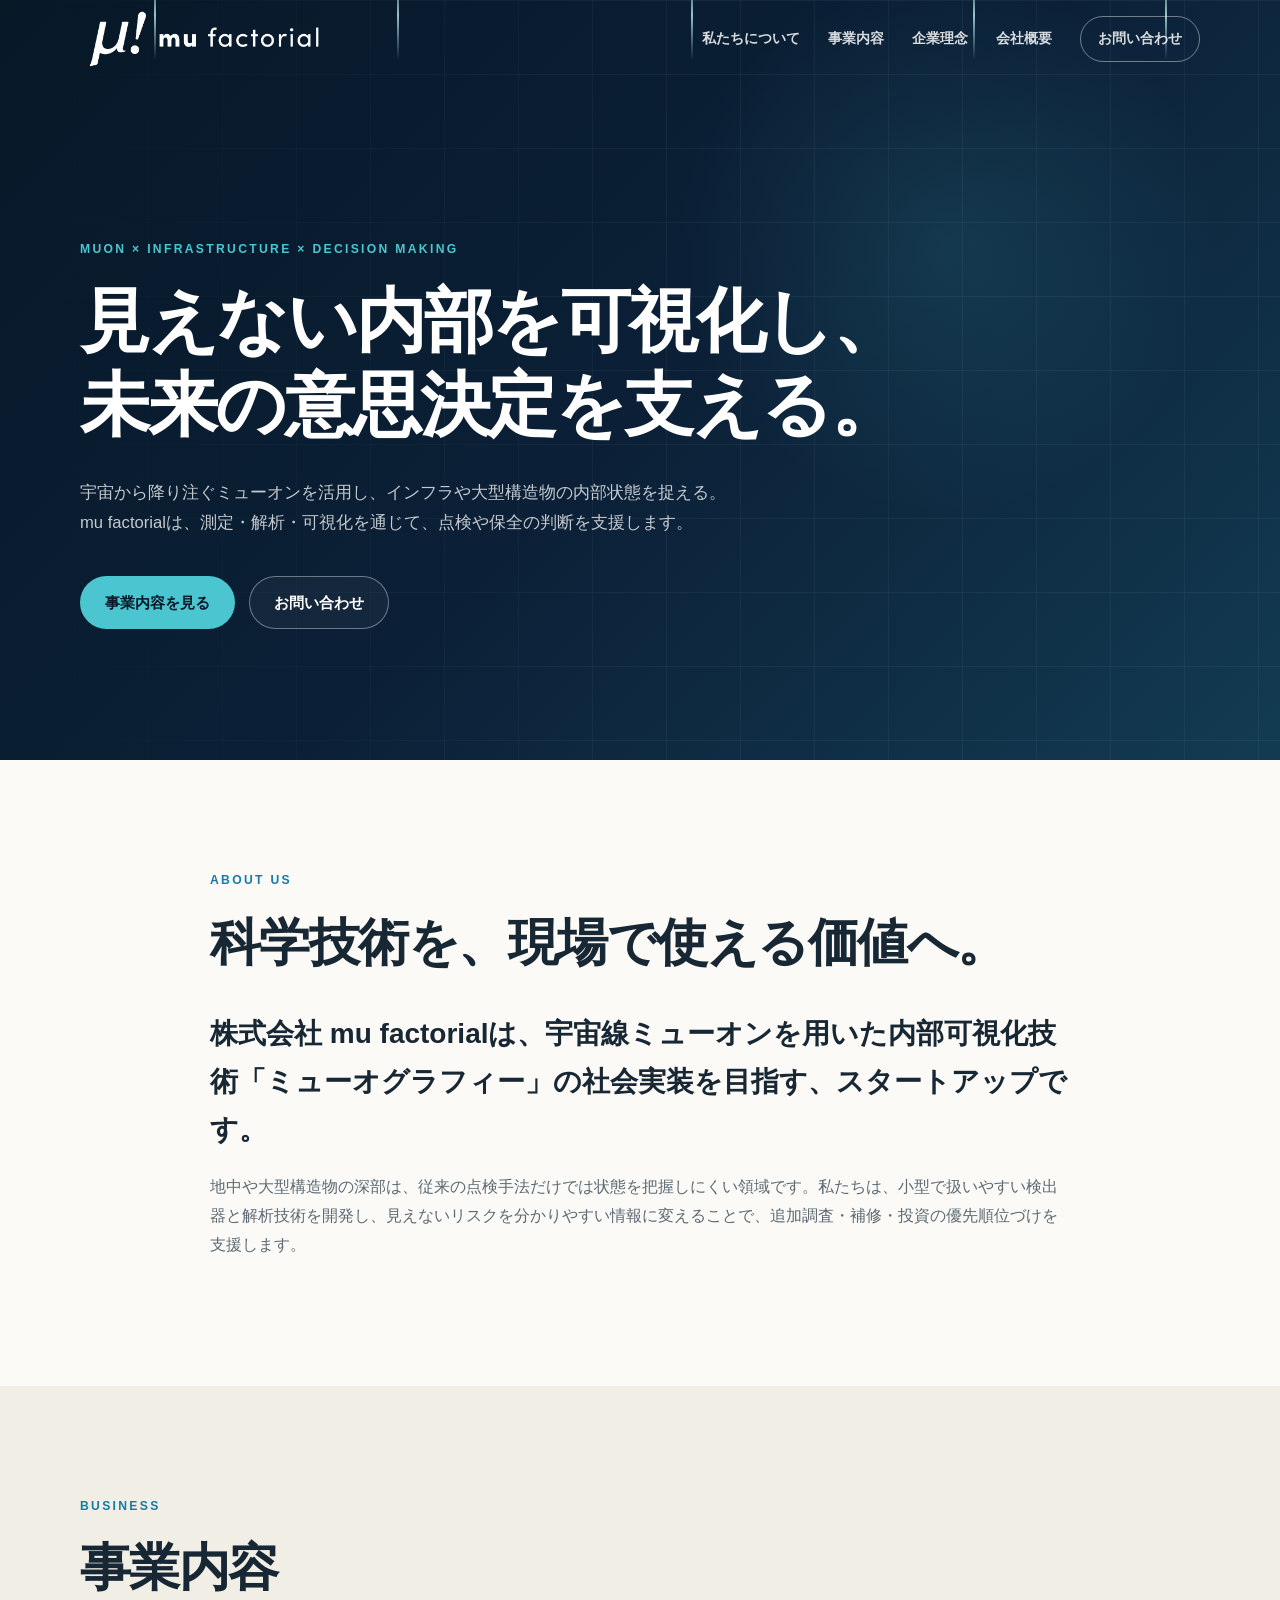
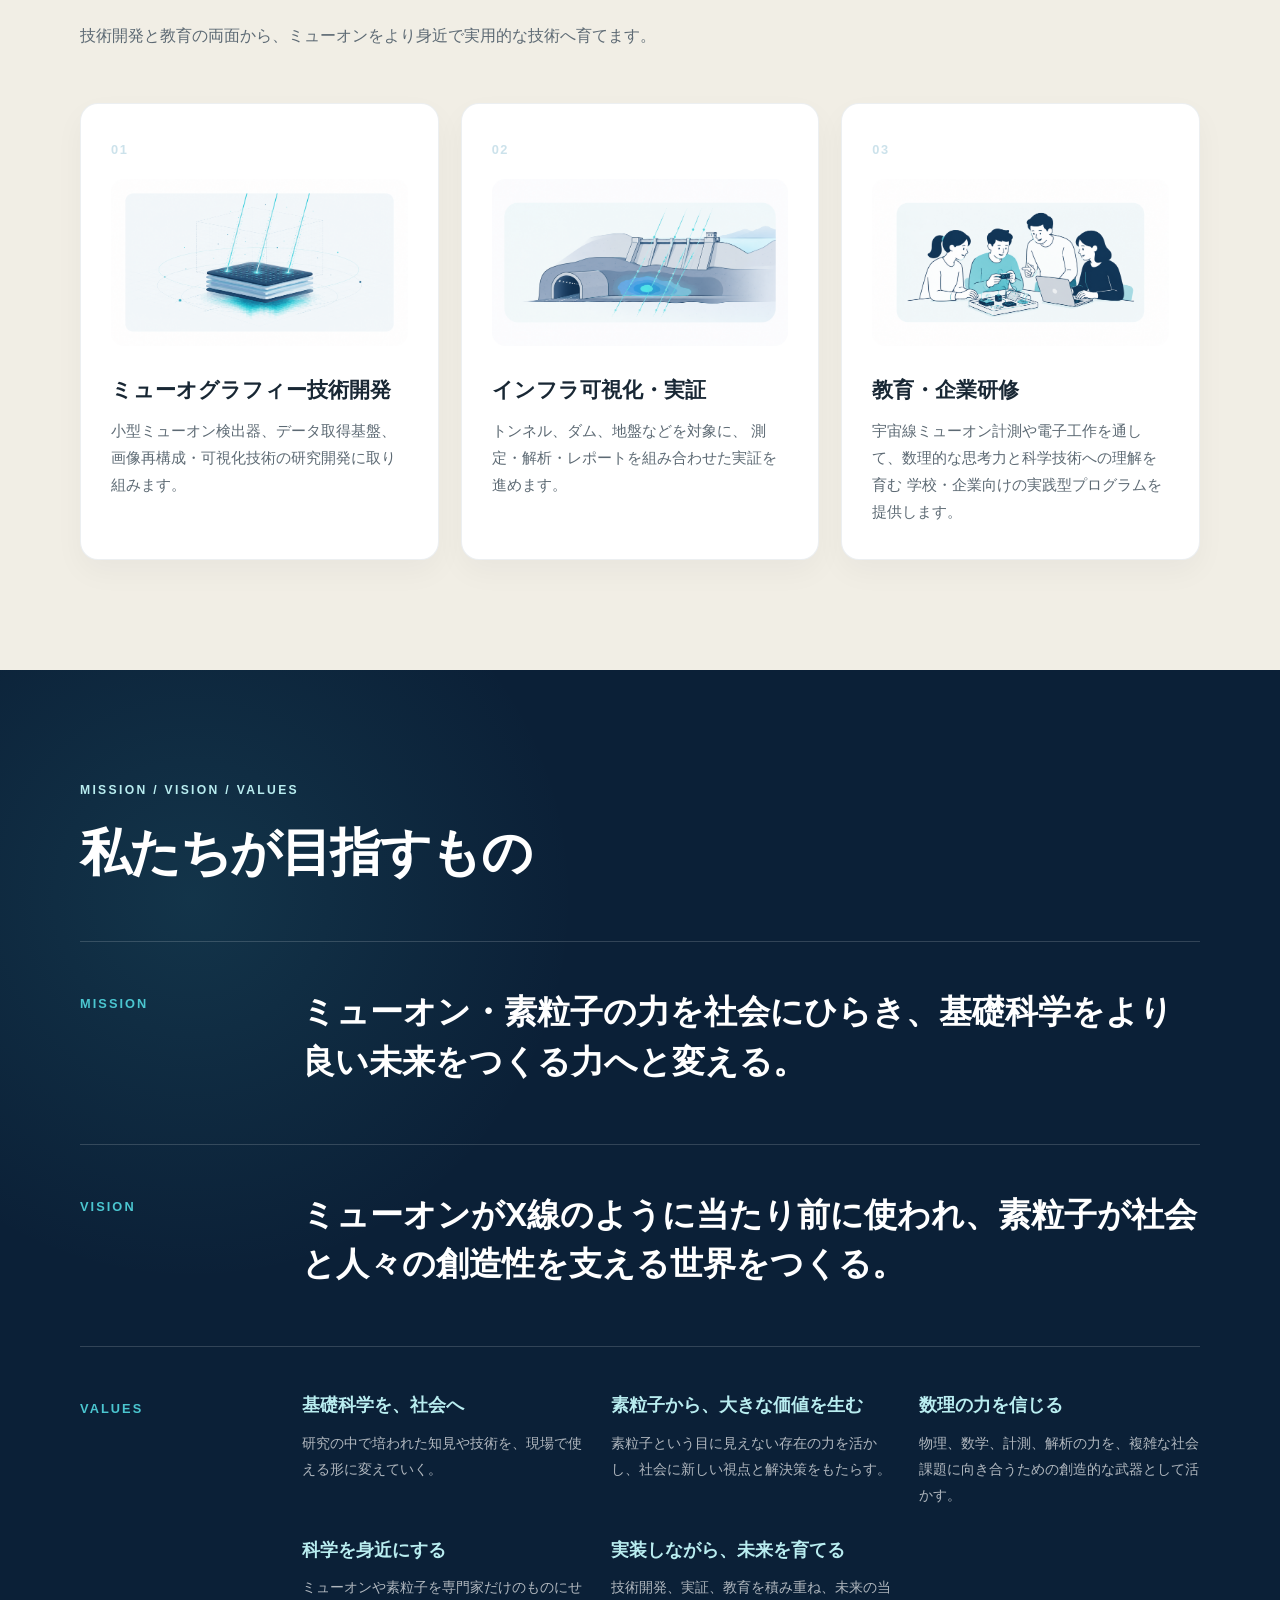
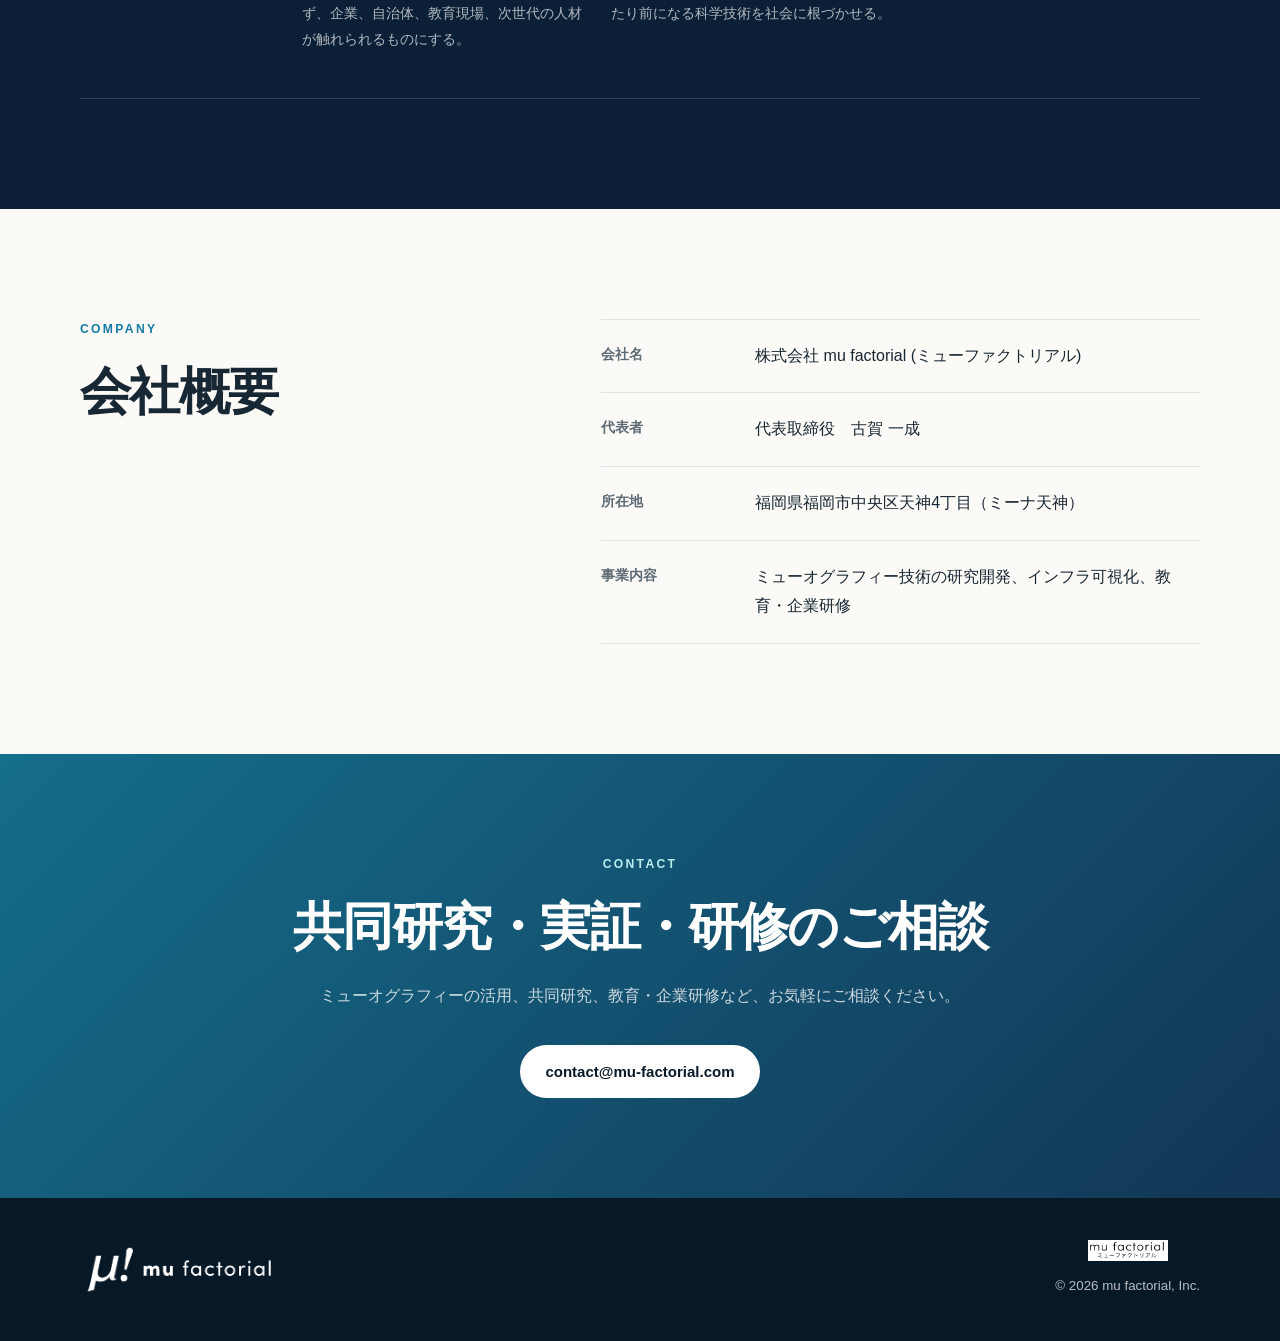
<file: index.html>
<!DOCTYPE html>
<html lang="ja">
<head>
  <meta charset="UTF-8">
  <meta name="viewport" content="width=device-width, initial-scale=1.0">
  <meta name="description" content="株式会社 mu factorialは、宇宙線ミューオンを活用し、インフラなどの見えない内部を可視化する技術の社会実装に取り組む福岡発のスタートアップです。">
  <meta name="theme-color" content="#0b2037">

  <meta property="og:title" content="株式会社 mu factorial">
  <meta property="og:description" content="見えない内部を可視化し、未来の意思決定を支える。">
  <meta property="og:type" content="website">
  <!-- 公開URLが決まったら、以下を設定してください -->
  <!-- <meta property="og:url" content="https://example.com/"> -->
  <!-- <meta property="og:image" content="https://example.com/images/og-image.png"> -->

  <title>株式会社 mu factorial</title>
  <link rel="icon" href="images/logo.png">
  <link rel="stylesheet" href="style.css">
  <script src="script.js" defer></script>
</head>
<body>
  <a class="skip-link" href="#main-content">本文へ移動</a>

  <header class="site-header" id="top">
    <div class="header-inner container">
      <a class="brand" href="#top" aria-label="株式会社 mu factorial トップへ">
        <img class="header-logo" src="images/logo.png" alt="mu factorial ロゴ">
        <span class="brand-name"></span>
      </a>

      <button class="menu-button" type="button" aria-expanded="false" aria-controls="global-nav">
        <span class="menu-line"></span>
        <span class="menu-line"></span>
        <span class="menu-line"></span>
        <span class="sr-only">メニューを開く</span>
      </button>

      <nav class="global-nav" id="global-nav" aria-label="メインナビゲーション">
        <a href="#about">私たちについて</a>
        <a href="#business">事業内容</a>
        <a href="#mvv">企業理念</a>
        <a href="#company">会社概要</a>
        <a class="nav-contact" href="#contact">お問い合わせ</a>
      </nav>
    </div>
  </header>

  <main id="main-content">
    <section class="hero">
      <div class="hero-particles" aria-hidden="true">
        <span></span><span></span><span></span><span></span><span></span>
      </div>
      <div class="container hero-inner">
        <p class="eyebrow">MUON × INFRASTRUCTURE × DECISION MAKING</p>
        <h1>見えない内部を可視化し、<br>未来の意思決定を支える。</h1>
        <p class="hero-lead">
          宇宙から降り注ぐミューオンを活用し、インフラや大型構造物の内部状態を捉える。<br class="desktop-only">
          mu factorialは、測定・解析・可視化を通じて、点検や保全の判断を支援します。
        </p>
        <div class="hero-actions">
          <a class="button button-primary" href="#business">事業内容を見る</a>
          <a class="button button-secondary" href="#contact">お問い合わせ</a>
        </div>
      </div>
      <div class="hero-visual" aria-hidden="true">
        <div class="structure">
        </div>
      </div>
    </section>

    <section class="section" id="about">
      <div class="container narrow reveal">
        <p class="section-label">ABOUT US</p>
       <h2 class="about-title">
          科学技術を、現場で使える<span class="no-break">価値へ。</span>
        </h2>
        <p class="large-text">
          株式会社 mu factorialは、宇宙線ミューオンを用いた内部可視化技術「ミューオグラフィー」の社会実装を目指す、スタートアップです。
        </p>
        <p>
          地中や大型構造物の深部は、従来の点検手法だけでは状態を把握しにくい領域です。私たちは、小型で扱いやすい検出器と解析技術を開発し、見えないリスクを分かりやすい情報に変えることで、追加調査・補修・投資の優先順位づけを支援します。
        </p>
      </div>
    </section>
    <section class="section section-tinted" id="business">
  <div class="container reveal">
    <p class="section-label">BUSINESS</p>
    <h2>事業内容</h2>
    <p class="section-intro">
      技術開発と教育の両面から、ミューオンをより身近で実用的な技術へ育てます。
    </p>

    <div class="business-grid">
      <article class="business-card">
        <div class="card-number">01</div>

        <div class="card-image">
          <img
            src="images/business-muography.png"
            alt="ミューオン検出器と素粒子研究のイメージ"
            loading="lazy"
          >
        </div>

        <h3>ミューオグラフィー技術開発</h3>
        <p>
          小型ミューオン検出器、データ取得基盤、
          画像再構成・可視化技術の研究開発に取り組みます。
        </p>
      </article>

      <article class="business-card">
        <div class="card-number">02</div>

        <div class="card-image">
          <img
            src="images/business-infra.png"
            alt="トンネルやダムの内部可視化のイメージ"
            loading="lazy"
          >
        </div>

        <h3>インフラ可視化・実証</h3>
        <p>
          トンネル、ダム、地盤などを対象に、
          測定・解析・レポートを組み合わせた実証を進めます。
        </p>
      </article>

      <article class="business-card">
        <div class="card-number">03</div>

        <div class="card-image">
          <img
            src="images/business-training.png"
            alt="電子工作を題材にしたグループ研修のイメージ"
            loading="lazy"
          >
        </div>

        <h3>教育・企業研修</h3>
        <p>
          宇宙線ミューオン計測や電子工作を通して、数理的な思考力と科学技術への理解を育む
          学校・企業向けの実践型プログラムを提供します。
        </p>
      </article>
    </div>
  </div>
</section>
    <section class="section mvv-section" id="mvv">
      <div class="container reveal">
        <p class="section-label light">MISSION / VISION / VALUES</p>
        <h2>私たちが目指すもの</h2>

        <div class="mvv-list">
          <article class="mvv-item">
            <p class="mvv-name">MISSION</p>
            <div>
              <h3>ミューオン・素粒子の力を社会にひらき、基礎科学をより良い未来をつくる力へと変える。</h3>
            </div>
          </article>

          <article class="mvv-item">
            <p class="mvv-name">VISION</p>
            <div>
              <h3>ミューオンがX線のように当たり前に使われ、素粒子が社会と人々の創造性を支える世界をつくる。</h3>
            </div>
          </article>

          <article class="mvv-item">
            <p class="mvv-name">VALUES</p>
            <div class="values-grid">
              <div>
                <h3>基礎科学を、社会へ</h3>
                <p>研究の中で培われた知見や技術を、現場で使える形に変えていく。</p>
              </div>
              <div>
                <h3>素粒子から、大きな価値を生む</h3>
                <p>素粒子という目に見えない存在の力を活かし、社会に新しい視点と解決策をもたらす。</p>
              </div>
              <div>
                <h3>数理の力を信じる</h3>
                <p>物理、数学、計測、解析の力を、複雑な社会課題に向き合うための創造的な武器として活かす。</p>
              </div>
              <div>
                <h3>科学を身近にする</h3>
                <p>ミューオンや素粒子を専門家だけのものにせず、企業、自治体、教育現場、次世代の人材が触れられるものにする。</p>
              </div>
              <div>
                <h3>実装しながら、未来を育てる</h3>
                <p>技術開発、実証、教育を積み重ね、未来の当たり前になる科学技術を社会に根づかせる。</p>
              </div>
            </div>
          </article>
        </div>
      </div>
    </section>

    <section class="section" id="company">
      <div class="container company-layout reveal">
        <div>
          <p class="section-label">COMPANY</p>
          <h2>会社概要</h2>
          <!-- <p class="company-message">福岡を拠点に、物理学とエンジニアリングの力で、新しいインフラ可視化技術の実用化に挑戦しています。</p> -->
        </div>

        <dl class="company-table">
          <div>
            <dt>会社名</dt>
            <dd>株式会社 mu factorial (ミューファクトリアル)</dd>
          </div>
          <!-- <div>
            <dt>英文表記</dt>
            <dd>mu factorial, Inc.</dd>
          </div> -->
          <div>
            <dt>代表者</dt>
            <dd>代表取締役　古賀 一成</dd>
          </div>
          <div>
            <dt>所在地</dt>
            <dd>福岡県福岡市中央区天神4丁目（ミーナ天神）</dd>
          </div>
          <div>
            <dt>事業内容</dt>
            <dd>ミューオグラフィー技術の研究開発、インフラ可視化、教育・企業研修</dd>
          </div>
          <!-- 設立年月、資本金などを公開する場合は、ここに項目を追加してください -->
        </dl>
      </div>
    </section>

    <section class="contact-section" id="contact">
      <div class="container contact-inner reveal">
        <p class="section-label light">CONTACT</p>
        <h2>共同研究・実証・研修のご相談</h2>
        <p>ミューオグラフィーの活用、共同研究、教育・企業研修など、お気軽にご相談ください。</p>

        <a class="button button-light" href="mailto:contact@mu-factorial.com">contact@mu-factorial.com</a>
      </div>
    </section>
  </main>

  <footer class="site-footer">
    <div class="container footer-inner">
      <a class="brand footer-brand" href="#top">
        <img class="footer-logo" src="images/logo.png" alt="mu factorial" >
        <span class="brand-name"></span>
      </a>

      <div class="footer-right">
        <img class="footer-image" src="images/logotype.png" alt="" aria-hidden="true">

        <p>
          <small>
            &copy; <span id="current-year"></span> mu factorial, Inc.
          </small>
        </p>
      </div>
    </div>
  </footer>
</body>
</html>
</file>
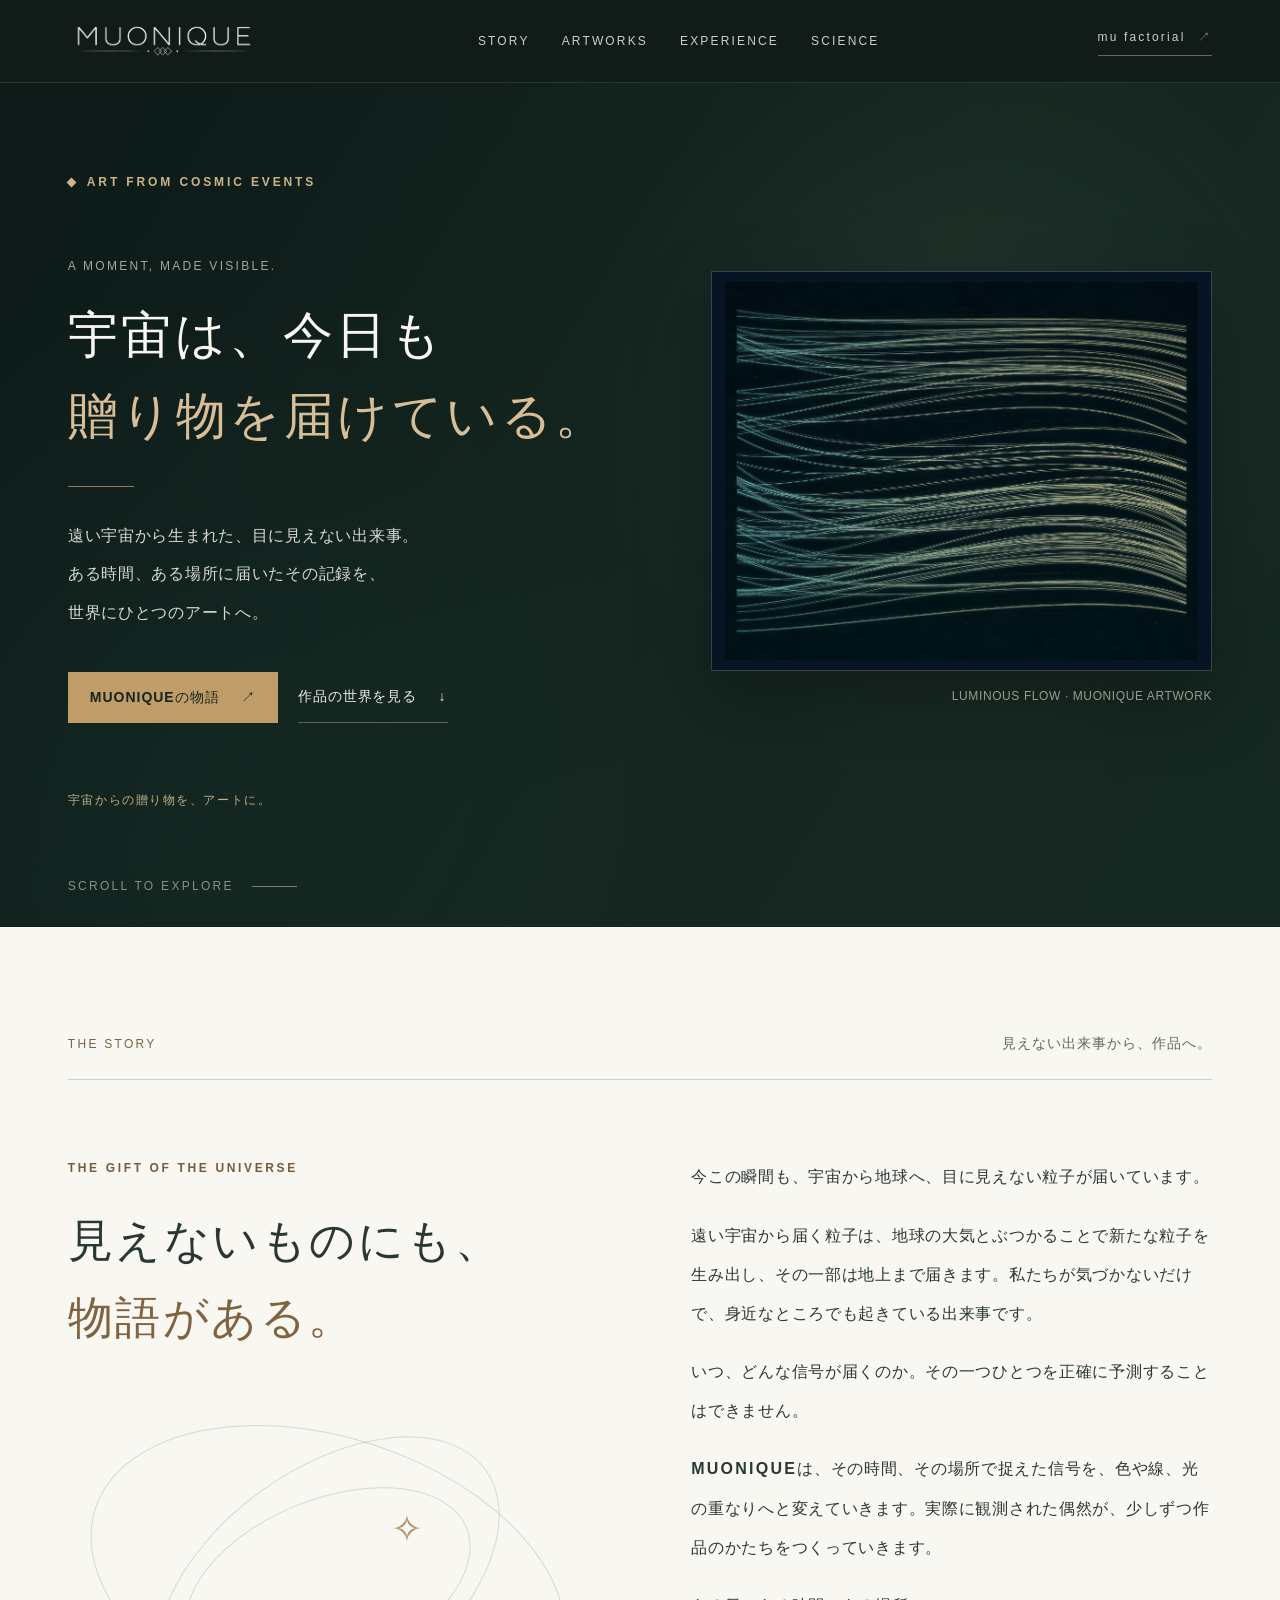
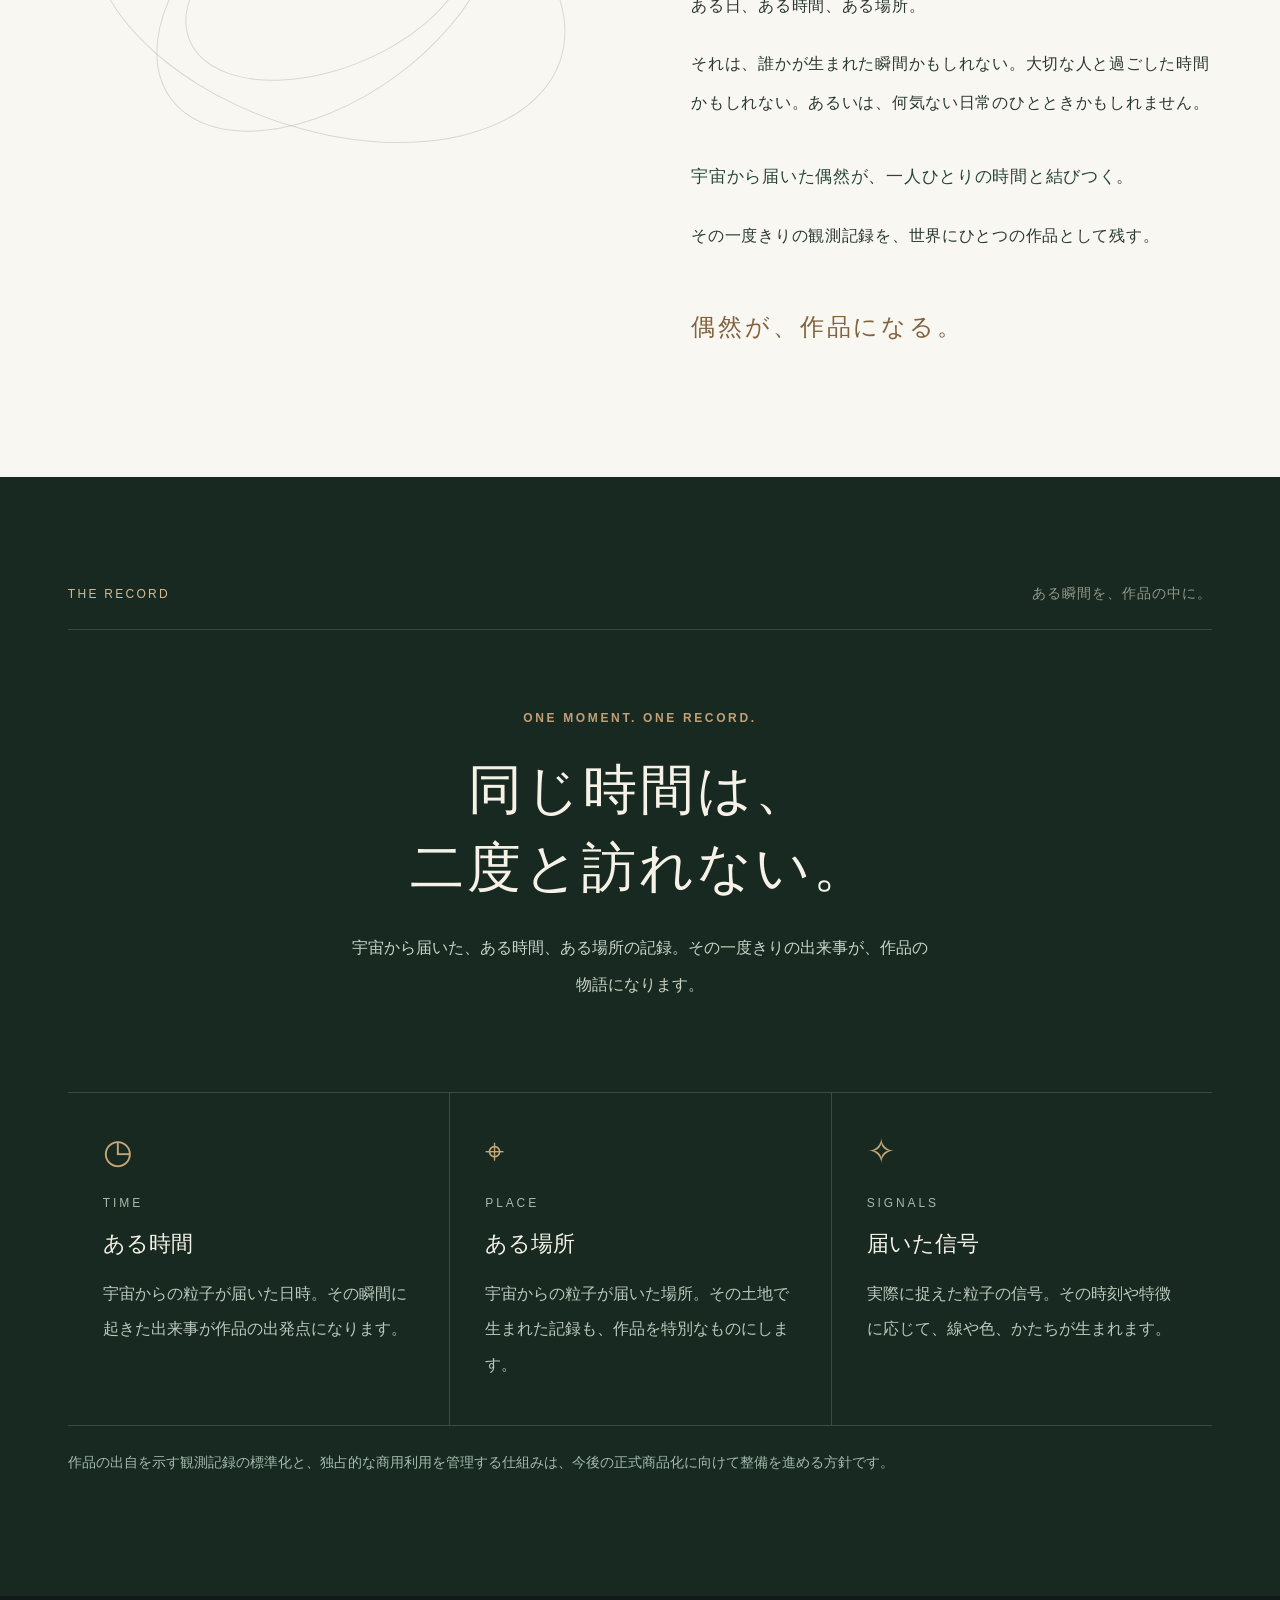
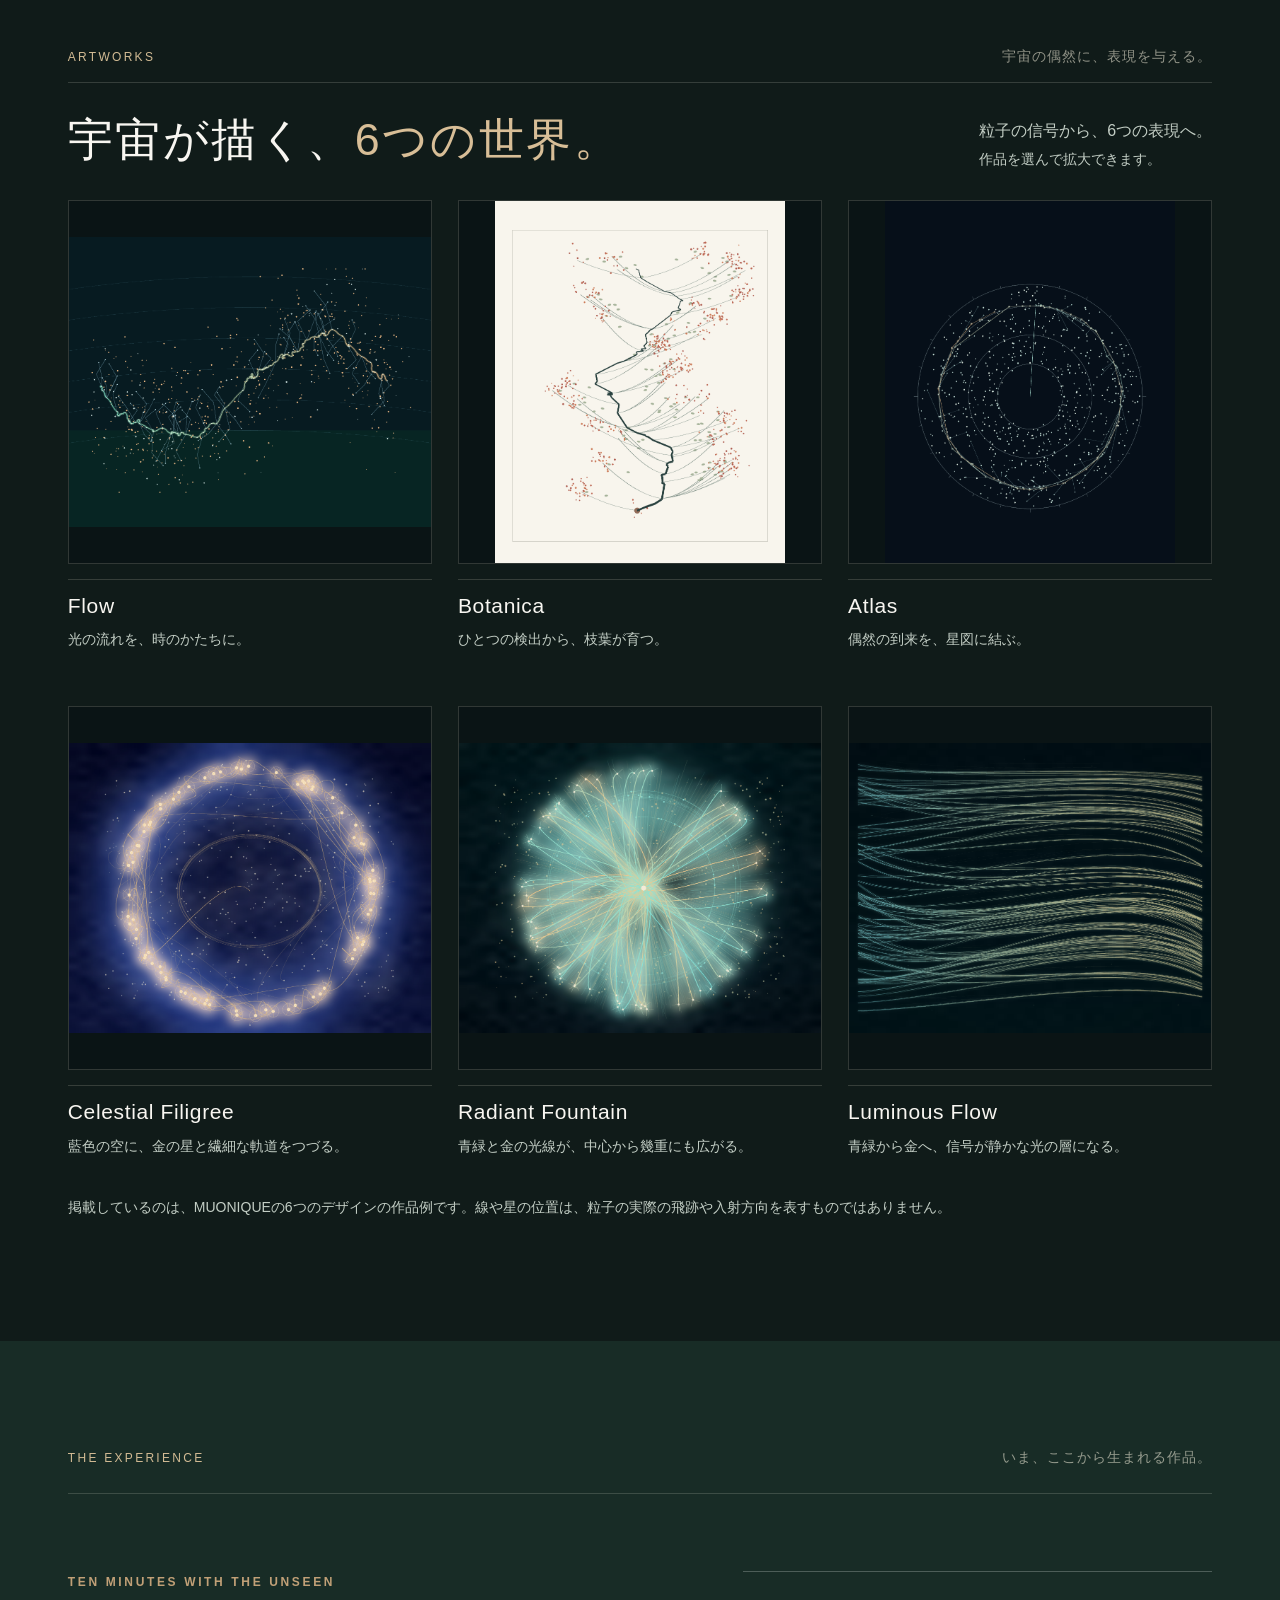
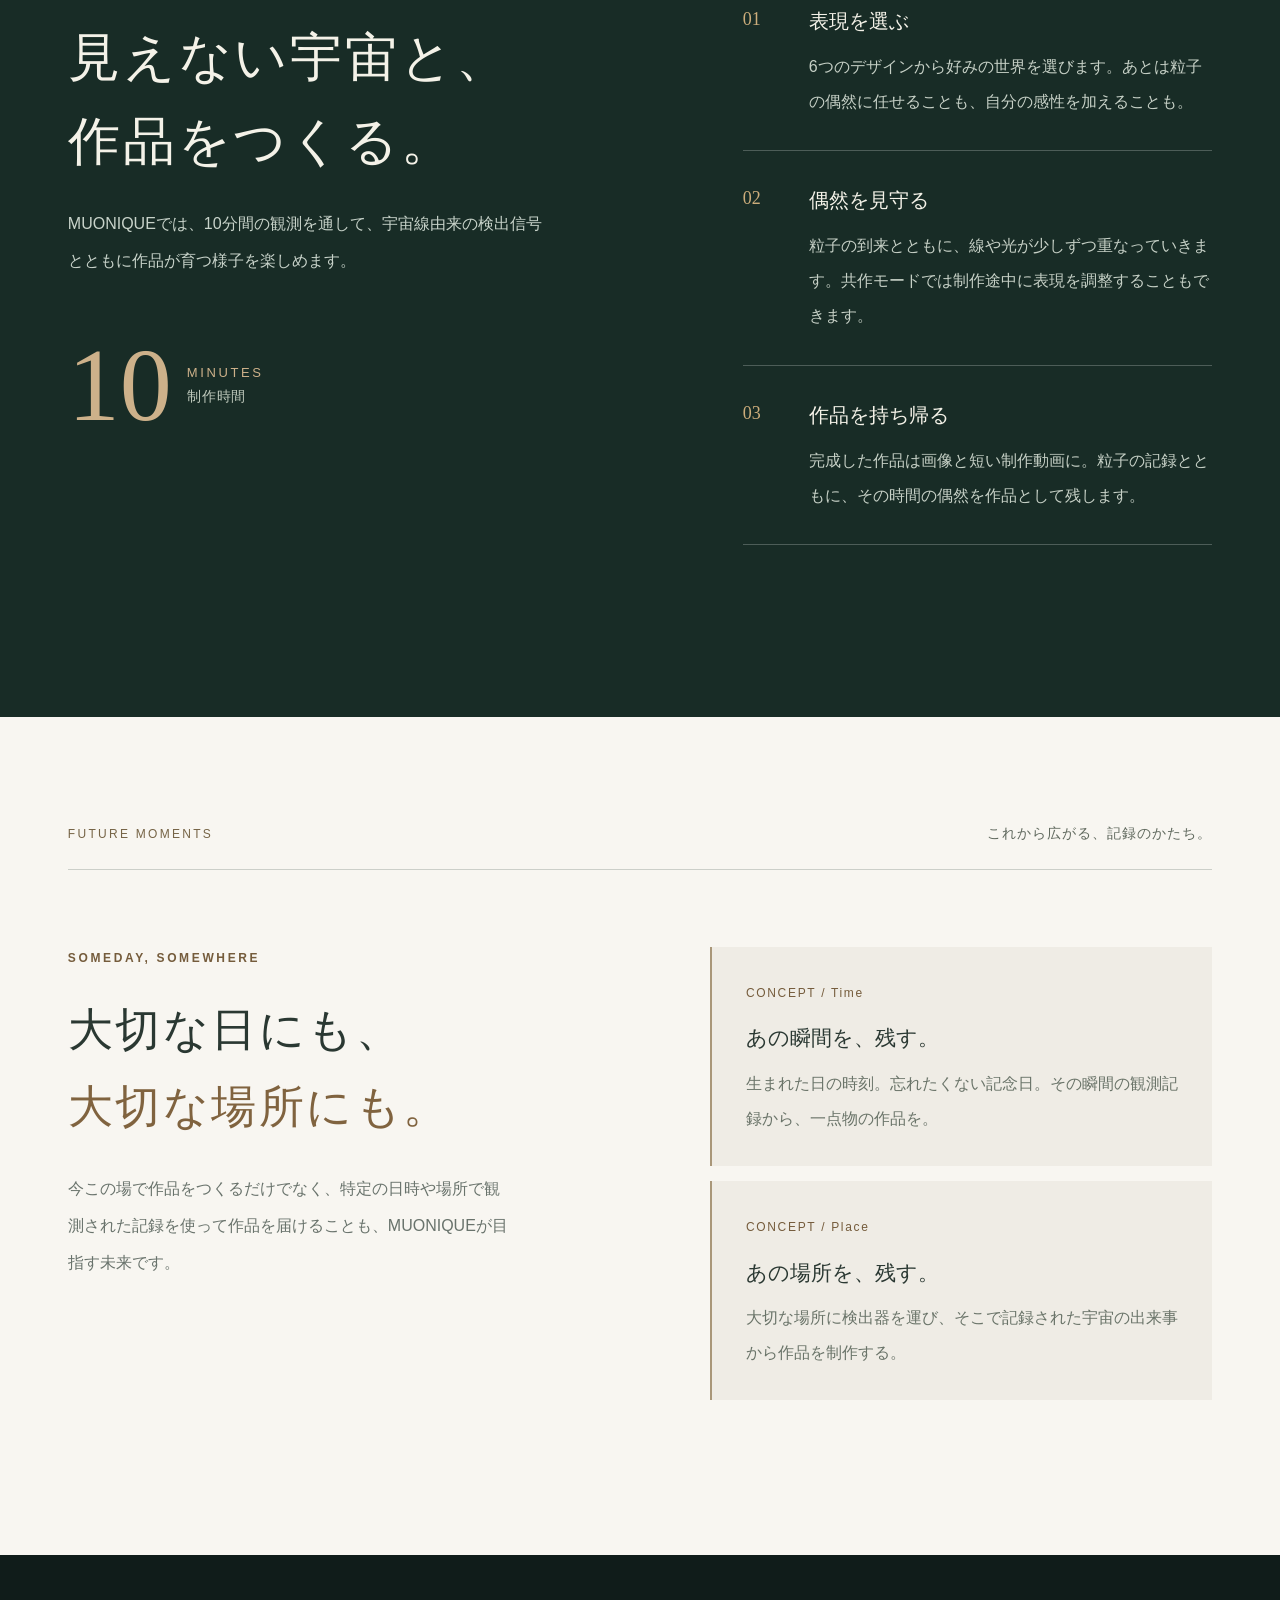
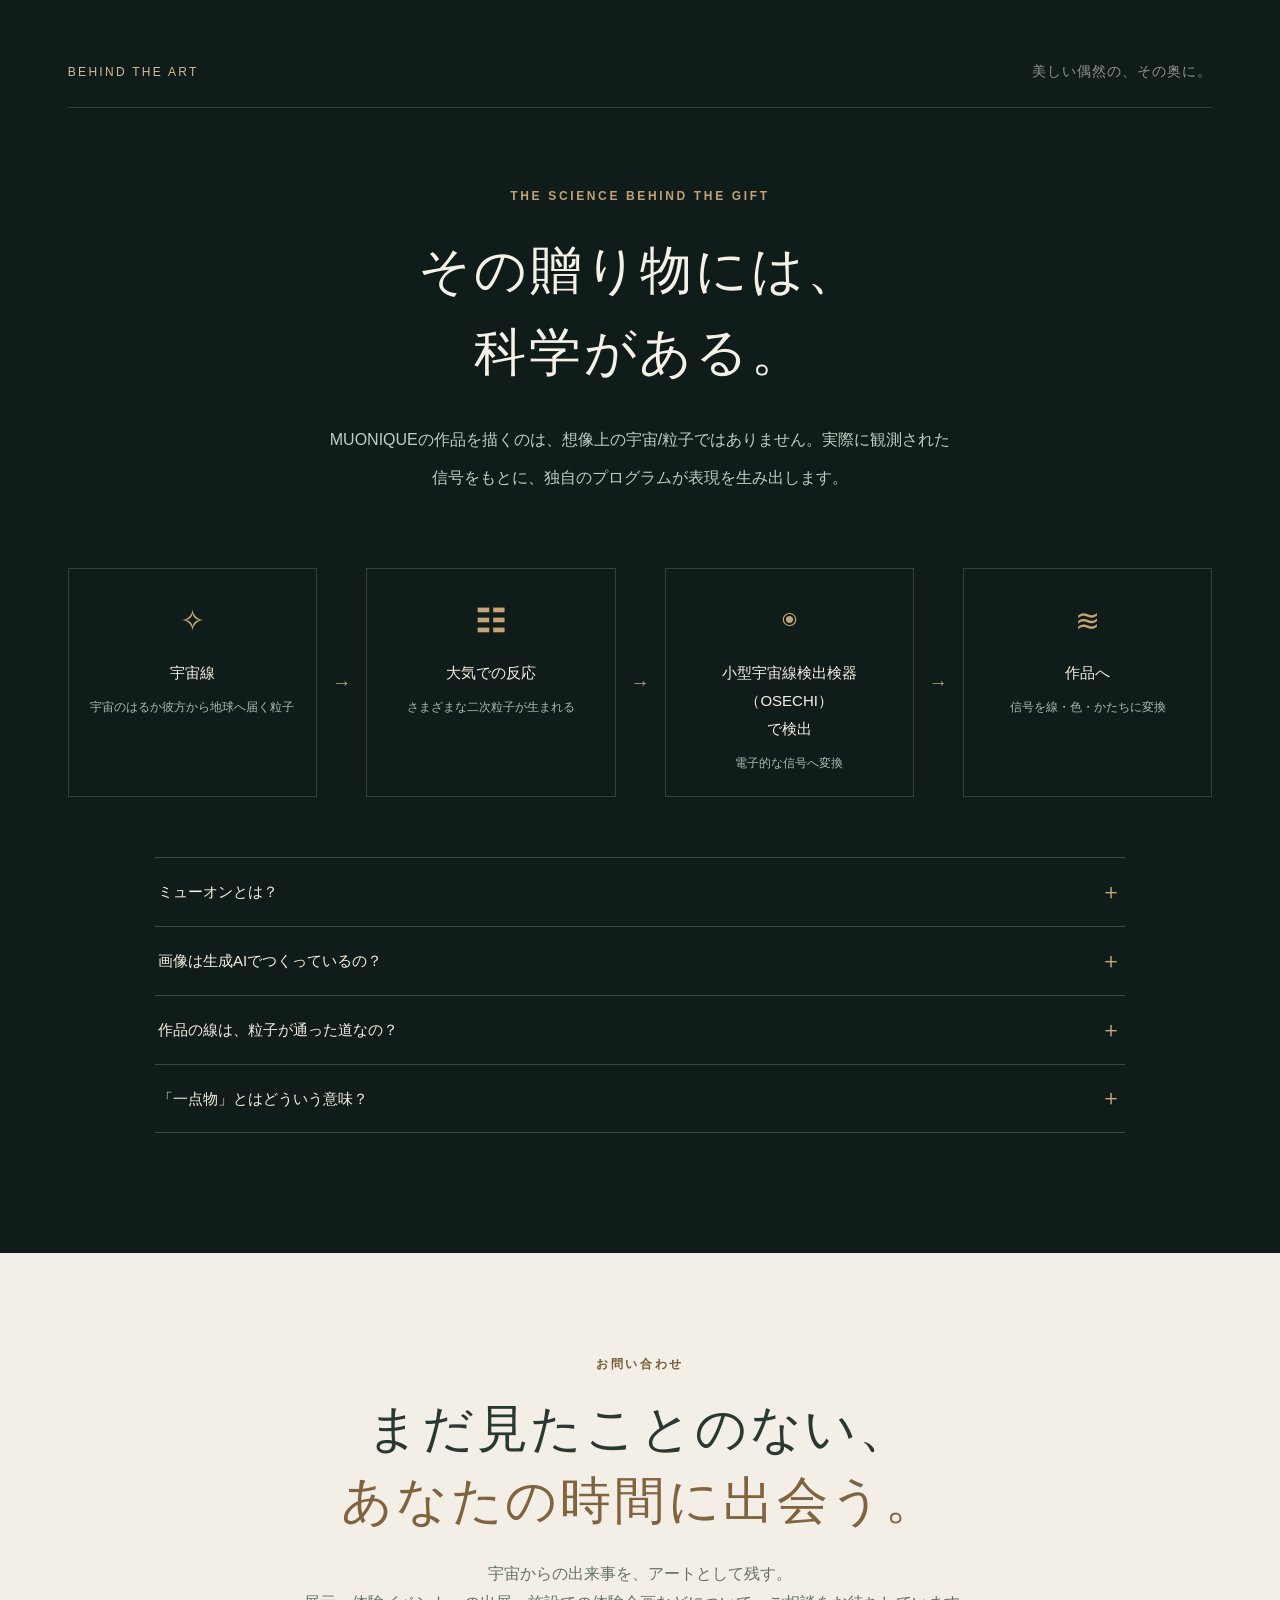
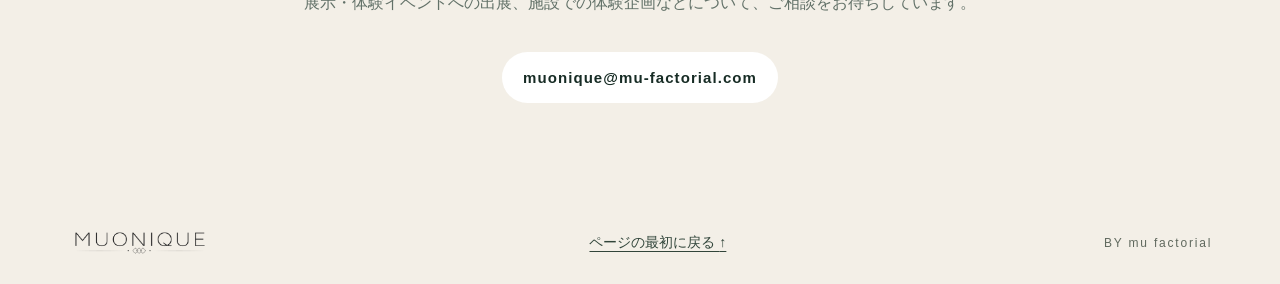
<file: muonique/index.html>
<!DOCTYPE html>
<html lang="ja">
  <head>
    <meta charset="UTF-8">
    <meta name="viewport" content="width=device-width, initial-scale=1">
    <title>MUONIQUE｜宇宙からの贈り物を、アートに。｜mu factorial</title>
    <meta name="description" content="MUONIQUEは、宇宙線に由来する粒子などの検出信号をアートへ変えるブランド。ある時間、ある場所に記録された宇宙からの贈り物を、世界にひとつの作品へ。">
    <meta name="theme-color" content="#101a18">
    <meta name="robots" content="noindex, noarchive, nosnippet">
    <link rel="icon" href="../images/logo.png">
    <link rel="stylesheet" href="./muonique.css?v=8">
    <script src="./artwork-viewer.js" defer></script>
  </head>
  <body id="muonique-page">
    <a class="mq-skip" href="#mq-main">本文へ移動</a>
    <nav aria-label="MUONIQUEページ内ナビゲーション" class="mq-nav" id="mq-top">
      <a aria-label="MUONIQUE ページ上部へ" class="mq-wordmark" href="#mq-top">
        <img class="mq-brand-logo" src="./assets/muonique-logo.png" width="3508" height="2481" alt="">
      </a>
      <div class="mq-navlinks">
        <a href="#mq-story">STORY</a>
        <a href="#mq-artworks">ARTWORKS</a>
        <a href="#mq-experience">EXPERIENCE</a>
        <a href="#mq-science">SCIENCE</a>
      </div>
      <a class="mq-nav-contact" href="../">mu factorial <span aria-hidden="true">↗</span></a>
    </nav>
    <header class="mq-hero">
      <div class="mq-hero-content">
        <p class="mq-eyebrow"><span aria-hidden="true" class="mq-diamond"></span> ART FROM COSMIC EVENTS</p>
        <p class="mq-hero-number">A MOMENT, MADE VISIBLE.</p>
        <h1>宇宙は、今日も<br><em>贈り物を届けている。</em></h1>
        <div aria-hidden="true" class="mq-thinline"></div>
        <p class="mq-hero-lead">遠い宇宙から生まれた、目に見えない出来事。<br>ある時間、ある場所に届いたその記録を、<br>世界にひとつのアートへ。</p>
        <div class="mq-hero-actions">
          <a class="mq-button mq-button-fill" href="#mq-story">MUONIQUEの物語 <span aria-hidden="true">↗</span></a>
          <a class="mq-button mq-button-quiet" href="#mq-artworks">作品の世界を見る <span aria-hidden="true">↓</span></a>
        </div>
        <p class="mq-hero-foot">宇宙からの贈り物を、アートに。</p>
      </div>
      <div class="mq-hero-visual">
        <div class="mq-art-mat">
          <img alt="Luminous Flow — 暗い背景に、淡い青緑と金色の細い流線が幾重にも重なる作品" fetchpriority="high" height="1638" src="./assets/luminous_flow_main.png" width="2048">
        </div>
        <p class="mq-image-note">LUMINOUS FLOW  ·  MUONIQUE ARTWORK</p>
      </div>
      <div aria-hidden="true" class="mq-hero-scroll">
        <span>SCROLL TO EXPLORE</span><i></i>
      </div>
    </header>
    <main id="mq-main" tabindex="-1">
      <section aria-labelledby="mq-story-title" class="mq-section mq-story" id="mq-story">
        <div class="mq-section-index">
          <span>THE STORY</span><span>見えない出来事から、作品へ。</span>
        </div>
        <div class="mq-story-grid">
          <div class="mq-story-intro">
            <span class="mq-small-label">THE GIFT OF THE UNIVERSE</span>
            <h2 id="mq-story-title">見えないものにも、<br><em>物語がある。</em></h2>
            <div aria-hidden="true" class="mq-story-orbit">
              <i></i><i></i><i></i><b>✧</b>
            </div>
          </div>
          <div class="mq-story-text">
            <p>今この瞬間も、宇宙から地球へ、目に見えない粒子が届いています。</p>
            <p>遠い宇宙から届く粒子は、地球の大気とぶつかることで新たな粒子を生み出し、その一部は地上まで届きます。私たちが気づかないだけで、身近なところでも起きている出来事です。</p>
            <p>いつ、どんな信号が届くのか。その一つひとつを正確に予測することはできません。</p>
            <p><strong>MUONIQUE</strong>は、その時間、その場所で捉えた信号を、色や線、光の重なりへと変えていきます。実際に観測された偶然が、少しずつ作品のかたちをつくっていきます。</p>
            <p>ある日、ある時間、ある場所。</p>
            <p>それは、誰かが生まれた瞬間かもしれない。大切な人と過ごした時間かもしれない。あるいは、何気ない日常のひとときかもしれません。</p>
            <p class="mq-story-emphasis">宇宙から届いた偶然が、一人ひとりの時間と結びつく。</p>
            <p>その一度きりの観測記録を、世界にひとつの作品として残す。</p>
            <p class="mq-story-sign">偶然が、作品になる。</p>
          </div>
        </div>
      </section>
      <section aria-labelledby="mq-meaning-title" class="mq-section mq-meaning" id="mq-record">
        <div class="mq-section-index mq-index-light">
          <span>THE RECORD</span><span>ある瞬間を、作品の中に。</span>
        </div>
        <div class="mq-meaning-head">
          <span class="mq-small-label">ONE MOMENT. ONE RECORD.</span>
          <h2 id="mq-meaning-title">同じ時間は、<br>二度と訪れない。</h2>
          <p>宇宙から届いた、ある時間、ある場所の記録。その一度きりの出来事が、作品の物語になります。</p>
        </div>
        <div class="mq-facts">
          <div>
            <span aria-hidden="true" class="mq-fact-symbol">◷</span><span class="mq-fact-name">TIME</span>
            <h3>ある時間</h3>
            <p>宇宙からの粒子が届いた日時。その瞬間に起きた出来事が作品の出発点になります。</p>
          </div>
          <div>
            <span aria-hidden="true" class="mq-fact-symbol">⌖</span><span class="mq-fact-name">PLACE</span>
            <h3>ある場所</h3>
            <p>宇宙からの粒子が届いた場所。その土地で生まれた記録も、作品を特別なものにします。</p>
          </div>
          <div>
            <span aria-hidden="true" class="mq-fact-symbol">✧</span><span class="mq-fact-name">SIGNALS</span>
            <h3>届いた信号</h3>
            <p>実際に捉えた粒子の信号。その時刻や特徴に応じて、線や色、かたちが生まれます。</p>
          </div>
        </div>
        <p class="mq-meaning-note">作品の出自を示す観測記録の標準化と、独占的な商用利用を管理する仕組みは、今後の正式商品化に向けて整備を進める方針です。</p>
      </section>
      <section aria-labelledby="mq-artworks-title" class="mq-section mq-artworks" id="mq-artworks">
        <div class="mq-section-index mq-index-light">
          <span>ARTWORKS</span><span>宇宙の偶然に、表現を与える。</span>
        </div>
        <div class="mq-section-heading">
          <h2 id="mq-artworks-title">宇宙が描く、<em>6つの世界。</em></h2>
          <div>
            <p>粒子の信号から、6つの表現へ。</p>
            <p>作品を選んで拡大できます。</p>
          </div>
        </div>
        <div class="mq-gallery">
          <figure class="mq-art-card">
            <a class="mq-art-photo" href="./assets/flow_main.png" aria-label="Flowを拡大する">
              <img alt="Flow — 深い青緑の背景に、水色と金色の光の線が流れながら重なる作品" height="1638" src="./assets/flow_main.png" width="2048">
            </a>
            <figcaption>
              <h3>Flow</h3>
              <p>光の流れを、時のかたちに。</p>
            </figcaption>
          </figure>
          <figure class="mq-art-card">
            <a class="mq-art-photo" href="./assets/botanica_main.png" aria-label="Botanicaを拡大する">
              <img alt="Botanica — きなりの紙のような淡い背景に、濃緑の幹と繊細な枝、橙色の花が広がる作品" height="2048" src="./assets/botanica_main.png" width="1638">
            </a>
            <figcaption>
              <h3>Botanica</h3>
              <p>ひとつの検出から、枝葉が育つ。</p>
            </figcaption>
          </figure>
          <figure class="mq-art-card">
            <a class="mq-art-photo" href="./assets/atlas_main.png" aria-label="Atlasを拡大する">
              <img alt="Atlas — 暗い紺色の背景に、白い星と細い円環、星図の線を描いた作品" height="2048" src="./assets/atlas_main.png" width="1638">
            </a>
            <figcaption>
              <h3>Atlas</h3>
              <p>偶然の到来を、星図に結ぶ。</p>
            </figcaption>
          </figure>
          <figure class="mq-art-card">
            <a class="mq-art-photo" href="./assets/celestial_filigree_main.png" aria-label="Celestial Filigreeを拡大する">
              <img alt="Celestial Filigree — 藍色の空に、金色の光点と繊細な円形の軌道が幾重にも重なる作品" height="1638" src="./assets/celestial_filigree_main.png" width="2048">
            </a>
            <figcaption>
              <h3>Celestial Filigree</h3>
              <p>藍色の空に、金の星と繊細な軌道をつづる。</p>
            </figcaption>
          </figure>
          <figure class="mq-art-card">
            <a class="mq-art-photo" href="./assets/radiant_fountain_main.png" aria-label="Radiant Fountainを拡大する">
              <img alt="Radiant Fountain — 深緑の背景の中心から、青緑と金色の光が放射状に広がる作品" height="1638" loading="lazy" src="./assets/radiant_fountain_main.png" width="2048">
            </a>
            <figcaption>
              <h3>Radiant Fountain</h3>
              <p>青緑と金の光線が、中心から幾重にも広がる。</p>
            </figcaption>
          </figure>
          <figure class="mq-art-card">
            <a class="mq-art-photo" href="./assets/luminous_flow_main.png" aria-label="Luminous Flowを拡大する">
              <img alt="Luminous Flow — 暗い背景に、淡い青緑と金色の細い流線が幾重にも重なる作品" height="1638" loading="lazy" src="./assets/luminous_flow_main.png" width="2048">
            </a>
            <figcaption>
              <h3>Luminous Flow</h3>
              <p>青緑から金へ、信号が静かな光の層になる。</p>
            </figcaption>
          </figure>
        </div>
        <p class="mq-gallery-disclaimer">掲載しているのは、MUONIQUEの6つのデザインの作品例です。線や星の位置は、粒子の実際の飛跡や入射方向を表すものではありません。</p>
      </section>
      <section aria-labelledby="mq-experience-title" class="mq-section mq-experience" id="mq-experience">
        <div class="mq-section-index mq-index-light">
          <span>THE EXPERIENCE</span><span>いま、ここから生まれる作品。</span>
        </div>
        <div class="mq-experience-layout">
          <div class="mq-experience-head">
            <span class="mq-small-label">TEN MINUTES WITH THE UNSEEN</span>
            <h2 id="mq-experience-title">見えない宇宙と、<br>作品をつくる。</h2>
            <p>MUONIQUEでは、10分間の観測を通して、宇宙線由来の検出信号とともに作品が育つ様子を楽しめます。</p>
            <div class="mq-time-note">
              <span>10</span>
              <div>
                MINUTES<small>制作時間</small>
              </div>
            </div>
          </div>
          <div class="mq-experience-steps">
            <div class="mq-ex-step">
              <span>01</span>
              <div>
                <h3>表現を選ぶ</h3>
                <p>6つのデザインから好みの世界を選びます。あとは粒子の偶然に任せることも、自分の感性を加えることも。</p>
              </div>
            </div>
            <div class="mq-ex-step">
              <span>02</span>
              <div>
                <h3>偶然を見守る</h3>
                <p>粒子の到来とともに、線や光が少しずつ重なっていきます。共作モードでは制作途中に表現を調整することもできます。</p>
              </div>
            </div>
            <div class="mq-ex-step">
              <span>03</span>
              <div>
                <h3>作品を持ち帰る</h3>
                <p>完成した作品は画像と短い制作動画に。粒子の記録とともに、その時間の偶然を作品として残します。</p>
              </div>
            </div>
          </div>
        </div>
        <p class="mq-experience-note"></p>
      </section>
      <section aria-labelledby="mq-horizons-title" class="mq-section mq-horizons" id="mq-horizons">
        <div class="mq-section-index">
          <span>FUTURE MOMENTS</span><span>これから広がる、記録のかたち。</span>
        </div>
        <div class="mq-horizons-grid">
          <div>
            <span class="mq-small-label">SOMEDAY, SOMEWHERE</span>
            <h2 id="mq-horizons-title">大切な日にも、<br><em>大切な場所にも。</em></h2>
            <p>今この場で作品をつくるだけでなく、特定の日時や場所で観測された記録を使って作品を届けることも、MUONIQUEが目指す未来です。</p>
          </div>
          <div class="mq-horizons-cards">
            <div>
              <span class="mq-horizon-tag">CONCEPT / Time</span>
              <h3>あの瞬間を、残す。</h3>
              <p>生まれた日の時刻。忘れたくない記念日。その瞬間の観測記録から、一点物の作品を。</p>
            </div>
            <div>
              <span class="mq-horizon-tag">CONCEPT / Place</span>
              <h3>あの場所を、残す。</h3>
              <p>大切な場所に検出器を運び、そこで記録された宇宙の出来事から作品を制作する。</p>
            </div>
          </div>
        </div>
        <p class="mq-future-note"></p>
      </section>
      <section aria-labelledby="mq-science-title" class="mq-section mq-science" id="mq-science">
        <div class="mq-section-index mq-index-light">
          <span>BEHIND THE ART</span><span>美しい偶然の、その奥に。</span>
        </div>
        <div class="mq-science-head">
          <span class="mq-small-label">THE SCIENCE BEHIND THE GIFT</span>
          <h2 id="mq-science-title">その贈り物には、<br>科学がある。</h2>
          <p>MUONIQUEの作品を描くのは、想像上の宇宙/粒子ではありません。実際に観測された信号をもとに、独自のプログラムが表現を生み出します。</p>
        </div>
        <div aria-label="宇宙線からアート作品までの流れ" class="mq-science-sequence">
          <div>
            <span aria-hidden="true">✧</span><b>宇宙線</b><small>宇宙のはるか彼方から地球へ届く粒子</small>
          </div><i aria-hidden="true">→</i>
          <div>
            <span aria-hidden="true">☷</span><b>大気での反応</b><small>さまざまな二次粒子が生まれる</small>
          </div><i aria-hidden="true">→</i>
          <div>
            <span aria-hidden="true">◉</span><b>小型宇宙線検出検器（OSECHI）</b><b>で検出</b><small>電子的な信号へ変換</small>
          </div><i aria-hidden="true">→</i>
          <div>
            <span aria-hidden="true">≋</span><b>作品へ</b><small>信号を線・色・かたちに変換</small>
          </div>
        </div>
        <div class="mq-science-qa">
          <details>
            <summary>ミューオンとは？ <span aria-hidden="true">＋</span></summary>
            <div>
              宇宙から飛来した高エネルギー粒子は、大気と反応してさまざまな二次粒子を生み出します。ミューオンはその一種で、地表付近まで届くことがあります。MUONIQUEは、こうした宇宙線に由来する粒子などの検出信号を作品の入力に使用しています。ミューオンによる信号が作品の骨格となる主線を生み出しています。
            </div>
          </details>
          <details>
            <summary>画像は生成AIでつくっているの？ <span aria-hidden="true">＋</span></summary>
            <div>
              画像生成AIに作品を描かせる方式ではありません。MUONIQUEは、検出イベントの時刻や粒子のエネルギーの大きさなどを、独自の描画プログラムで線・色・かたちへ対応づけています。
            </div>
          </details>
          <details>
            <summary>作品の線は、粒子が通った道なの？ <span aria-hidden="true">＋</span></summary>
            <div>
              いいえ。作品の線や星は、粒子の実際の飛跡や入射角を復元したものではありません。また、検出されたすべての信号について粒子種をミューオンと確定しているわけではありません。観測データを芸術的に表現したものです。
            </div>
          </details>
          <details>
            <summary>「一点物」とはどういう意味？ <span aria-hidden="true">＋</span></summary>
            <div>
              MUONIQUEが目指す一点物性は、ある観測記録を使った商用アートを、別の購入者に重複して販売しないという考え方です。
            </div>
          </details>
        </div>
      </section>
      <section aria-labelledby="mq-outro-title" class="mq-contact" id="mq-contact">
        <p class="mq-small-label">お問い合わせ</p>
        <h2 id="mq-outro-title">まだ見たことのない、<br><em>あなたの時間に出会う。</em></h2>
        <p class="mq-contact-description">宇宙からの出来事を、アートとして残す。<br>展示・体験イベントへの出展、施設での体験企画などについて、ご相談をお待ちしています。</p>
        <a class="mq-button mq-contact-mail" href="mailto:muonique@mu-factorial.com">muonique@mu-factorial.com</a>
      </section>
    </main>
    <footer class="mq-outro-bottom">
      <img class="mq-brand-logo" src="./assets/muonique-logo.png" width="3508" height="2481" alt="MUONIQUE">
      <a class="mq-footer-top" href="#mq-top">ページの最初に戻る <span aria-hidden="true">↑</span></a>
      <small>BY <a href="../">mu factorial</a></small>
    </footer>
    <dialog class="mq-art-viewer" id="mq-art-viewer" aria-labelledby="mq-art-viewer-title">
      <form class="mq-art-viewer-bar" method="dialog">
        <h2 id="mq-art-viewer-title"></h2>
        <button type="submit" autofocus>閉じる</button>
      </form>
      <img alt="">
    </dialog>
  </body>
</html>
</file>
<file: style.css>
:root {
  --navy-950: #071827;
  --navy-900: #0b2037;
  --navy-800: #123554;
  --blue-600: #167ca6;
  --cyan-400: #4bc6d0;
  --cyan-200: #b9edf0;
  --cream-50: #fbfaf6;
  --sand-100: #f1eee5;
  --white: #ffffff;
  --text: #182734;
  --muted: #5d6a74;
  --line: #dfe5e7;
  --shadow: 0 20px 60px rgba(7, 24, 39, 0.1);
  --radius-lg: 28px;
  --radius-md: 18px;
  --container: 1120px;
}

* {
  box-sizing: border-box;
}

html {
  scroll-behavior: smooth;
  scroll-padding-top: 90px;
}

body {
  margin: 0;
  color: var(--text);
  background: var(--cream-50);
  font-family: -apple-system, BlinkMacSystemFont, "Hiragino Kaku Gothic ProN", "Hiragino Sans", "Yu Gothic", "Meiryo", sans-serif;
  line-height: 1.8;
  -webkit-font-smoothing: antialiased;
}

body.menu-open {
  overflow: hidden;
}

img {
  max-width: 100%;
  height: auto;
}

a {
  color: inherit;
}

button,
a {
  -webkit-tap-highlight-color: transparent;
}

.container {
  width: min(calc(100% - 40px), var(--container));
  margin-inline: auto;
}

.narrow {
  max-width: 860px;
}

.skip-link {
  position: fixed;
  top: 10px;
  left: 10px;
  z-index: 9999;
  padding: 10px 16px;
  color: var(--white);
  background: var(--navy-950);
  border-radius: 8px;
  transform: translateY(-160%);
}

.skip-link:focus {
  transform: translateY(0);
}

.sr-only {
  position: absolute;
  width: 1px;
  height: 1px;
  padding: 0;
  margin: -1px;
  overflow: hidden;
  clip: rect(0, 0, 0, 0);
  white-space: nowrap;
  border: 0;
}

.site-header {
  position: fixed;
  inset: 0 0 auto;
  z-index: 1000;
  height: 78px;
  color: var(--white);
  transition: background-color 0.25s ease, box-shadow 0.25s ease;
}

.site-header.scrolled,
.site-header.menu-active {
  background: rgba(7, 24, 39, 0.94);
  box-shadow: 0 8px 30px rgba(0, 0, 0, 0.14);
  backdrop-filter: blur(14px);
}

.header-inner {
  display: flex;
  align-items: center;
  justify-content: space-between;
  height: 100%;
}

.brand {
  display: inline-flex;
  align-items: center;
  gap: 12px;
  text-decoration: none;
}

.brand img {
  flex: 0 0 auto;
  border-radius: 12px;
}

.brand-name {
  font-size: 1.08rem;
  font-weight: 750;
  letter-spacing: 0.03em;
}

.global-nav {
  display: flex;
  align-items: center;
  gap: 28px;
}

.global-nav a {
  position: relative;
  color: rgba(255, 255, 255, 0.84);
  font-size: 0.88rem;
  font-weight: 650;
  text-decoration: none;
  transition: color 0.2s ease;
}

.global-nav a:not(.nav-contact)::after {
  content: "";
  position: absolute;
  left: 0;
  right: 100%;
  bottom: -7px;
  height: 2px;
  background: var(--cyan-400);
  transition: right 0.2s ease;
}

.global-nav a:hover,
.global-nav a:focus-visible {
  color: var(--white);
}

.global-nav a:hover::after,
.global-nav a:focus-visible::after {
  right: 0;
}

.nav-contact {
  padding: 9px 17px;
  border: 1px solid rgba(255, 255, 255, 0.42);
  border-radius: 999px;
}

.nav-contact:hover,
.nav-contact:focus-visible {
  background: rgba(255, 255, 255, 0.12);
}

.menu-button {
  display: none;
  width: 44px;
  height: 44px;
  padding: 10px;
  background: transparent;
  border: 0;
  cursor: pointer;
}

.menu-line {
  display: block;
  width: 23px;
  height: 2px;
  margin: 5px auto;
  background: var(--white);
  transition: transform 0.2s ease, opacity 0.2s ease;
}

.hero {
  position: relative;
  display: grid;
  align-items: center;
  min-height: 760px;
  padding: 145px 0 100px;
  color: var(--white);
  background:
    radial-gradient(circle at 74% 32%, rgba(75, 198, 208, 0.13), transparent 25%),
    linear-gradient(135deg, var(--navy-950) 0%, var(--navy-900) 52%, #123b52 100%);
  overflow: hidden;
}

.hero::before {
  content: "";
  position: absolute;
  inset: 0;
  opacity: 0.08;
  background-image:
    linear-gradient(rgba(255, 255, 255, 0.6) 1px, transparent 1px),
    linear-gradient(90deg, rgba(255, 255, 255, 0.6) 1px, transparent 1px);
  background-size: 74px 74px;
  mask-image: linear-gradient(to right, transparent, black 55%, black);
}

.hero-inner {
  position: relative;
  z-index: 3;
}

.eyebrow,
.section-label {
  margin: 0 0 18px;
  color: var(--blue-600);
  font-size: 0.76rem;
  font-weight: 800;
  letter-spacing: 0.19em;
}

.eyebrow {
  color: var(--cyan-400);
}

.section-label.light {
  color: var(--cyan-200);
}

.hero h1 {
  /* max-width: 820px; */
  margin: 0;
  font-size: clamp(2.55rem, 5.5vw, 5.3rem);
  line-height: 1.2;
  letter-spacing: -0.035em;
}

.hero-lead {
  max-width: 720px;
  margin: 30px 0 0;
  color: rgba(255, 255, 255, 0.76);
  font-size: clamp(1rem, 1.3vw, 1.15rem);
}

.hero-actions {
  display: flex;
  flex-wrap: wrap;
  gap: 14px;
  margin-top: 38px;
}

.button {
  display: inline-flex;
  align-items: center;
  justify-content: center;
  min-height: 52px;
  padding: 12px 24px;
  border: 1px solid transparent;
  border-radius: 999px;
  font-size: 0.94rem;
  font-weight: 750;
  text-decoration: none;
  transition: transform 0.2s ease, background-color 0.2s ease, border-color 0.2s ease;
}

.button:hover,
.button:focus-visible {
  transform: translateY(-2px);
}

.button-primary {
  color: var(--navy-950);
  background: var(--cyan-400);
}

.button-primary:hover,
.button-primary:focus-visible {
  background: #76d8df;
}

.button-secondary {
  color: var(--white);
  border-color: rgba(255, 255, 255, 0.38);
  background: rgba(255, 255, 255, 0.04);
}

.button-secondary:hover,
.button-secondary:focus-visible {
  background: rgba(255, 255, 255, 0.1);
}

.button-light {
  color: var(--navy-950);
  background: var(--white);
}

.disabled-link {
  opacity: 0.7;
  cursor: default;
  pointer-events: none;
}

.hero-visual {
  position: absolute;
  z-index: 1;
  right: -4vw;
  bottom: 50px;
  width: min(44vw, 610px);
  height: 500px;
  opacity: 0.95;
}

.structure {
  position: absolute;
  right: 8%;
  bottom: 14%;
  width: 70%;
  height: 54%;
  transform: perspective(700px) rotateY(-14deg) rotateX(5deg);
  transform-style: preserve-3d;
}

.structure-layer {
  position: absolute;
  inset-inline: 0;
  height: 33.33%;
  border: 1px solid rgba(185, 237, 240, 0.22);
  background: linear-gradient(100deg, rgba(75, 198, 208, 0.04), rgba(75, 198, 208, 0.18));
  box-shadow: inset 0 0 28px rgba(75, 198, 208, 0.05);
}

.layer-1 { top: 0; }
.layer-2 { top: 33.33%; }
.layer-3 { top: 66.66%; }

.void {
  position: absolute;
  left: 50%;
  top: 37%;
  width: 20%;
  height: 25%;
  border: 1px solid rgba(255, 255, 255, 0.38);
  border-radius: 50%;
  background: rgba(7, 24, 39, 0.76);
  box-shadow: 0 0 40px rgba(75, 198, 208, 0.18);
}

.detector {
  position: absolute;
  bottom: 4%;
  width: 110px;
  height: 72px;
  border: 1px solid rgba(185, 237, 240, 0.5);
  border-radius: 10px;
  background: linear-gradient(145deg, rgba(75, 198, 208, 0.28), rgba(18, 53, 84, 0.85));
  box-shadow: 0 12px 32px rgba(0, 0, 0, 0.25), inset 0 0 18px rgba(75, 198, 208, 0.12);
}

.detector::before,
.detector::after {
  content: "";
  position: absolute;
  left: 10px;
  right: 10px;
  height: 8px;
  border: 1px solid rgba(185, 237, 240, 0.45);
  border-radius: 3px;
}

.detector::before { top: 18px; }
.detector::after { top: 42px; }
.detector-a { left: 18%; }
.detector-b { right: 18%; }

.scan-line {
  position: absolute;
  top: -10%;
  width: 2px;
  height: 96%;
  background: linear-gradient(to bottom, transparent 0%, var(--cyan-400) 15%, rgba(75, 198, 208, 0.5) 78%, transparent 100%);
  box-shadow: 0 0 12px rgba(75, 198, 208, 0.7);
  transform-origin: bottom;
  animation: pulse-line 3s ease-in-out infinite;
}

.scan-line::after {
  content: "";
  position: absolute;
  bottom: 3%;
  left: 50%;
  width: 6px;
  height: 6px;
  border-radius: 50%;
  background: var(--white);
  transform: translateX(-50%);
  box-shadow: 0 0 14px var(--cyan-400);
}

.scan-line-a { left: 35%; transform: rotate(-9deg); }
.scan-line-b { left: 56%; transform: rotate(4deg); animation-delay: -1s; }
.scan-line-c { left: 75%; transform: rotate(10deg); animation-delay: -2s; }

.hero-particles span {
  position: absolute;
  z-index: 2;
  top: -30px;
  width: 2px;
  height: 90px;
  background: linear-gradient(to bottom, transparent, rgba(185, 237, 240, 0.8), transparent);
  animation: fall 8s linear infinite;
}

.hero-particles span:nth-child(1) { left: 12%; animation-delay: -1s; }
.hero-particles span:nth-child(2) { left: 31%; animation-delay: -5s; animation-duration: 10s; }
.hero-particles span:nth-child(3) { left: 54%; animation-delay: -2s; }
.hero-particles span:nth-child(4) { left: 76%; animation-delay: -7s; animation-duration: 12s; }
.hero-particles span:nth-child(5) { left: 91%; animation-delay: -3s; animation-duration: 9s; }

@keyframes fall {
  from { transform: translateY(-120px) rotate(3deg); opacity: 0; }
  15% { opacity: 0.7; }
  85% { opacity: 0.7; }
  to { transform: translateY(900px) rotate(3deg); opacity: 0; }
}

@keyframes pulse-line {
  0%, 100% { opacity: 0.35; }
  50% { opacity: 1; }
}

.section {
  padding: 110px 0;
}

.section-tinted {
  background: var(--sand-100);
}

.section h2,
.contact-section h2 {
  margin: 0;
  font-size: clamp(2rem, 4vw, 3.6rem);
  line-height: 1.3;
  letter-spacing: -0.03em;
}

.large-text {
  margin: 34px 0 20px;
  font-size: clamp(1.25rem, 2.2vw, 1.75rem);
  font-weight: 650;
  line-height: 1.7;
}

.narrow > p:last-child {
  color: var(--muted);
}

.section-intro {
  max-width: 720px;
  margin: 20px 0 0;
  color: var(--muted);
}

.business-grid {
  display: grid;
  grid-template-columns: repeat(3, 1fr);
  gap: 22px;
  margin-top: 52px;
}

.business-card {
  position: relative;
  min-height: 390px;
  padding: 34px 30px;
  background: var(--white);
  border: 1px solid rgba(18, 53, 84, 0.08);
  border-radius: var(--radius-md);
  box-shadow: 0 12px 30px rgba(7, 24, 39, 0.04);
  overflow: hidden;
  transition: transform 0.25s ease, box-shadow 0.25s ease;
}

.business-card:hover {
  transform: translateY(-6px);
  box-shadow: var(--shadow);
}

.card-number {
  color: rgba(22, 124, 166, 0.22);
  font-size: 0.8rem;
  font-weight: 800;
  letter-spacing: 0.12em;
}

.business-card h3 {
  margin: 28px 0 12px;
  font-size: 1.3rem;
  line-height: 1.5;
}

.business-card p {
  margin: 0;
  color: var(--muted);
  font-size: 0.94rem;
}

.card-icon {
  position: relative;
  width: 100%;
  height: 120px;
  margin-top: 18px;
  border-radius: 14px;
  background: linear-gradient(145deg, #edf8f9, #f8fbfb);
  overflow: hidden;
}

.card-icon-scan span {
  position: absolute;
  top: -15px;
  width: 2px;
  height: 100px;
  background: var(--cyan-400);
  transform: rotate(14deg);
}

.card-icon-scan span:nth-child(1) { left: 25%; }
.card-icon-scan span:nth-child(2) { left: 50%; }
.card-icon-scan span:nth-child(3) { left: 75%; }

.card-icon-scan::after {
  content: "";
  position: absolute;
  left: 18%;
  right: 18%;
  bottom: 18px;
  height: 28px;
  border: 2px solid var(--navy-800);
  border-radius: 6px;
  background: rgba(18, 53, 84, 0.08);
}

.card-icon-infra::before {
  content: "";
  position: absolute;
  left: 16%;
  right: 16%;
  bottom: 17px;
  height: 78px;
  border-radius: 50% 50% 8px 8px;
  background: var(--navy-800);
}

.card-icon-infra::after {
  content: "";
  position: absolute;
  left: 31%;
  right: 31%;
  bottom: 17px;
  height: 50px;
  border-radius: 50% 50% 0 0;
  background: #f6faf9;
}

.card-icon-infra span {
  position: absolute;
  z-index: 2;
  left: 58%;
  top: 32px;
  width: 24px;
  height: 20px;
  border: 2px solid var(--cyan-400);
  border-radius: 50%;
  box-shadow: 0 0 18px rgba(75, 198, 208, 0.6);
}

.card-icon-education::before {
  content: "";
  position: absolute;
  left: 15%;
  top: 18px;
  width: 46%;
  height: 70px;
  border: 3px solid var(--navy-800);
  border-radius: 7px;
}

.card-icon-education span:nth-child(1) {
  position: absolute;
  left: 25%;
  top: 38px;
  width: 27%;
  height: 2px;
  background: var(--cyan-400);
  box-shadow: 0 14px 0 var(--cyan-400), 0 28px 0 var(--cyan-400);
}

.card-icon-education span:nth-child(2) {
  position: absolute;
  right: 16%;
  bottom: 17px;
  width: 58px;
  height: 58px;
  border-radius: 50% 50% 42% 42%;
  background: var(--navy-800);
}

.mvv-section {
  color: var(--white);
  background:
    radial-gradient(circle at 15% 20%, rgba(75, 198, 208, 0.12), transparent 27%),
    var(--navy-900);
}

.mvv-list {
  margin-top: 54px;
  border-top: 1px solid rgba(255, 255, 255, 0.16);
}

.mvv-item {
  display: grid;
  grid-template-columns: 180px 1fr;
  gap: 42px;
  padding: 45px 0;
  border-bottom: 1px solid rgba(255, 255, 255, 0.16);
}

.mvv-name {
  margin: 5px 0 0;
  color: var(--cyan-400);
  font-size: 0.8rem;
  font-weight: 800;
  letter-spacing: 0.16em;
}

.mvv-item h3 {
  margin: 0 0 12px;
  font-size: clamp(1.3rem, 2.6vw, 2.1rem);
  line-height: 1.5;
}

.mvv-item p:not(.mvv-name) {
  margin: 0;
  color: rgba(255, 255, 255, 0.68);
}

.values-grid {
  display: grid;
  grid-template-columns: repeat(3, 1fr);
  gap: 28px;
}

.values-grid h3 {
  color: var(--cyan-200);
  font-size: 1.1rem;
}

.values-grid p {
  font-size: 0.9rem;
}

.company-layout {
  display: grid;
  grid-template-columns: 0.9fr 1.25fr;
  gap: 90px;
  align-items: start;
}

.company-message {
  max-width: 430px;
  margin-top: 28px;
  color: var(--muted);
}

.company-table {
  margin: 0;
  border-top: 1px solid var(--line);
}

.company-table > div {
  display: grid;
  grid-template-columns: 130px 1fr;
  gap: 24px;
  padding: 22px 0;
  border-bottom: 1px solid var(--line);
}

.company-table dt {
  color: var(--muted);
  font-size: 0.88rem;
  font-weight: 650;
}

.company-table dd {
  margin: 0;
}

.contact-section {
  padding: 100px 0;
  color: var(--white);
  text-align: center;
  background: linear-gradient(135deg, #146e8c, var(--navy-800));
}

.contact-inner p:not(.section-label) {
  margin: 22px auto 34px;
  color: rgba(255, 255, 255, 0.78);
}

.site-footer {
  padding: 1px 0;
  color: rgba(255, 255, 255, 0.72);
  background: var(--navy-950);
}

.footer-inner {
  display: flex;
  align-items: center;
  justify-content: space-between;
  gap: 20px;
}

.footer-brand {
  color: var(--white);
}

.site-footer p {
  margin: 0;
}

.reveal {
  opacity: 0;
  transform: translateY(20px);
  transition: opacity 0.7s ease, transform 0.7s ease;
}

.reveal.is-visible {
  opacity: 1;
  transform: translateY(0);
}

@media (prefers-reduced-motion: reduce) {
  *,
  *::before,
  *::after {
    scroll-behavior: auto !important;
    animation-duration: 0.01ms !important;
    animation-iteration-count: 1 !important;
    transition-duration: 0.01ms !important;
  }

  .reveal {
    opacity: 1;
    transform: none;
  }
}

@media (max-width: 900px) {
  .menu-button {
    display: block;
    position: relative;
    z-index: 2;
  }

  .menu-button[aria-expanded="true"] .menu-line:nth-child(1) {
    transform: translateY(7px) rotate(45deg);
  }

  .menu-button[aria-expanded="true"] .menu-line:nth-child(2) {
    opacity: 0;
  }

  .menu-button[aria-expanded="true"] .menu-line:nth-child(3) {
    transform: translateY(-7px) rotate(-45deg);
  }

  .global-nav {
    position: fixed;
    inset: 0;
    display: flex;
    flex-direction: column;
    align-items: flex-start;
    justify-content: center;
    gap: 26px;
    padding: 90px 10vw;
    background: rgba(7, 24, 39, 0.98);
    transform: translateX(100%);
    transition: transform 0.25s ease;
  }

  .global-nav.is-open {
    transform: translateX(0);
  }

  .global-nav a {
    font-size: 1.2rem;
  }

  .hero {
    min-height: 720px;
  }

  .hero-inner {
    padding-bottom: 155px;
  }

  .hero-visual {
    right: -13%;
    bottom: -20px;
    width: 560px;
    height: 350px;
    opacity: 0.58;
  }

  .business-grid {
    grid-template-columns: 1fr;
  }

  .business-card {
    display: grid;
    grid-template-columns: 170px 1fr;
    grid-template-rows: auto auto 1fr;
    column-gap: 28px;
    min-height: auto;
  }

  .card-number {
    grid-column: 2;
  }

  .card-icon {
    grid-row: 1 / 4;
    width: 170px;
    height: 150px;
    margin: 0;
  }

  .business-card h3 {
    grid-column: 2;
    margin-top: 10px;
  }

  .business-card p {
    grid-column: 2;
  }

  .values-grid {
    grid-template-columns: 1fr;
  }

  .company-layout {
    grid-template-columns: 1fr;
    gap: 45px;
  }
}

@media (max-width: 640px) {
  .container {
    width: min(calc(100% - 28px), var(--container));
  }

  .site-header {
    height: 68px;
  }

  .brand img {
    width: 40px;
    height: 40px;
  }

  .brand-name {
    font-size: 0.98rem;
  }

  .hero {
    min-height: 730px;
    padding-top: 120px;
  }

  .hero h1 {
    font-size: clamp(2.35rem, 12vw, 3.25rem);
  }

  .hero-lead br {
    display: none;
  }

  .hero-actions {
    flex-direction: column;
    align-items: stretch;
  }

  .button {
    width: 100%;
  }

  .hero-visual {
    right: -44%;
    width: 530px;
  }

  .section {
    padding: 82px 0;
  }

  .business-card {
    display: block;
    padding: 26px 22px;
  }

  .card-icon {
    width: 100%;
    height: 120px;
    margin-top: 16px;
  }

  .business-card h3 {
    margin-top: 22px;
  }

  .mvv-item {
    grid-template-columns: 1fr;
    gap: 14px;
    padding: 34px 0;
  }

  .company-table > div {
    grid-template-columns: 1fr;
    gap: 5px;
  }

  .contact-section {
    padding: 78px 0;
  }

  .footer-inner {
    flex-direction: column;
    align-items: flex-start;
  }
}
.card-image {
  width: 100%;
  margin: 18px 0 26px;
  overflow: hidden;
  background: #eef6f7;
  border-radius: 14px;
  aspect-ratio: 16 / 9;
}

.card-image img {
  width: 100%;
  height: 100%;
  display: block;
  object-fit: cover;
  object-position: center;
}
.no-break {
  white-space: nowrap;
}
.about-title {
  white-space: nowrap;
}

@media (max-width: 900px) {
  .about-title {
    white-space: normal;
  }
}
.footer-right {
  display: flex;
  flex-direction: column;
  align-items: center;
  gap: 10px;
}

.footer-right p {
  margin: 0;
}

.footer-image {
  width: 80px;
  height: auto;
  display: block;
  object-fit: contain;
}
.header-logo {
  width: 250px;
  height: auto;
  display: block;
  object-fit: contain;
  flex-shrink: 0;
}
.footer-logo {
  width: 200px;
  height: auto;
  display: block;
  object-fit: contain;
  flex-shrink: 0;
}
@media (max-width: 680px) {
  .header-logo {
    width: 200px;
    height: auto;
  }
  .footer-logo {
    width: 180px;
    height: auto;
  }
}
</file>
<file: muonique/muonique.css>
/* MUONIQUE HP subpage. All component styles are scoped to #muonique-page. No libraries/CDN. */

#muonique-page {
  --mq-ivory: #f8f6f1;
  --mq-gold: #c1a077;
  --mq-ink: #2a3832;
  font: 400 1rem/1.85 -apple-system,BlinkMacSystemFont,'Hiragino Kaku Gothic ProN','Yu Gothic','Noto Sans JP',sans-serif;
  color: var(--mq-ink);
  background: var(--mq-ivory);
  isolation: isolate;
  position: relative;
  margin: 0;
  overflow-x: clip;
  -webkit-font-smoothing: antialiased;
}

#muonique-page *,
#muonique-page *::before,
#muonique-page *::after {
  box-sizing: border-box;
}

#muonique-page a {
  color: inherit;
  text-decoration: none;
}

#muonique-page img {
  max-width: 100%;
  display: block;
}

#muonique-page h1,
#muonique-page h2,
#muonique-page h3,
#muonique-page p,
#muonique-page figure {
  margin: 0;
}

#muonique-page h1,
#muonique-page h2 {
  font-weight: 450;
  letter-spacing: .055em;
  line-height: 1.45;
}

#muonique-page em {
  font-style: normal;
  color: var(--mq-gold);
}

#muonique-page :focus-visible {
  outline: 3px solid #a78354;
  outline-offset: 5px;
}

#muonique-page .mq-skip {
  position: absolute;
  top: -100px;
  left: 20px;
  z-index: 30;
  background: #fff;
  color: #132721;
  padding: 8px 18px;
}

#muonique-page .mq-skip:focus {
  top: 12px;
}

#muonique-page .mq-small-label {
  display: block;
  color: var(--mq-gold);
  font-size: .75rem;
  letter-spacing: .22em;
  font-weight: 600;
  margin-bottom: 22px;
}

#muonique-page :is(.mq-story, .mq-horizons) .mq-small-label {
  color: #755c3c;
}

#muonique-page .mq-nav {
  height: 83px;
  padding: 0 max(5.3vw,24px);
  background: #111c19;
  position: relative;
  z-index: 6;
  border-bottom: 1px solid rgba(226,220,199,.12);
  display: flex;
  align-items: center;
  justify-content: space-between;
  gap: 20px;
  color: #f5f2e9;
}

#muonique-page .mq-wordmark {
  display: block;
  flex: none;
  justify-self: start;
}

#muonique-page .mq-brand-logo {
  width: clamp(9rem, 15vw, 13rem);
  height: auto;
  /* The supplied PNG has transparent margins above and below the wordmark. */
  aspect-ratio: 5.4;
  object-fit: cover;
}

#muonique-page .mq-navlinks {
  display: flex;
  gap: 32px;
}

#muonique-page .mq-navlinks a,
#muonique-page .mq-nav-contact {
  font-size: .75rem;
  letter-spacing: .18em;
  opacity: .83;
}

#muonique-page .mq-navlinks a:hover,
#muonique-page .mq-nav-contact:hover {
  opacity: 1;
  color: var(--mq-gold);
}

#muonique-page .mq-nav-contact {
  white-space: nowrap;
  border-bottom: 1px solid rgba(218,190,145,.55);
  padding-bottom: 6px;
}

#muonique-page .mq-nav-contact span {
  margin-left: 7px;
  color: var(--mq-gold);
}

#muonique-page .mq-hero {
  position: relative;
  min-height: 745px;
  padding: 88px max(5.3vw,24px) 116px;
  background: linear-gradient(122deg,#0d1a18 0%,#152720 58%,#162822 100%);
  color: var(--mq-ivory);
  display: grid;
  grid-template-columns: minmax(0,1.05fr) minmax(360px,.95fr);
  align-items: center;
  gap: clamp(32px,7vw,125px);
}

#muonique-page .mq-hero::after {
  content: "";
  position: absolute;
  inset: 0;
  background: radial-gradient(circle at 75% 37%,rgba(145,172,149,.095),transparent 34%),radial-gradient(circle at 15% 80%,rgba(35,106,99,.07),transparent 36%);
  pointer-events: none;
}

#muonique-page .mq-hero-content,
#muonique-page .mq-hero-visual {
  position: relative;
  z-index: 2;
}

#muonique-page .mq-eyebrow {
  font-size: .75rem;
  letter-spacing: .24em;
  color: #cbb388;
  font-weight: 600;
  display: flex;
  align-items: center;
  gap: 12px;
}

#muonique-page .mq-diamond {
  display: inline-block;
  width: 7px;
  height: 7px;
  transform: rotate(45deg);
  background: #d1b48b;
}

#muonique-page .mq-hero-number {
  font-size: .75rem;
  letter-spacing: .19em;
  color: rgba(244,240,230,.65);
  margin-top: 62px;
}

#muonique-page .mq-hero h1 {
  font-size: clamp(31px,3.9vw,58px);
  margin-top: 18px;
  letter-spacing: .07em;
  line-height: 1.61;
}

#muonique-page .mq-hero h1 em {
  color: #d8be97;
}

#muonique-page .mq-thinline {
  width: 66px;
  height: 1px;
  background: var(--mq-gold);
  opacity: .72;
  margin: 30px 0;
}

#muonique-page .mq-hero-lead {
  font-size: 1rem;
  line-height: 2.4;
  letter-spacing: .045em;
  color: rgba(250,249,242,.85);
}

#muonique-page .mq-hero-actions {
  display: flex;
  align-items: center;
  flex-wrap: wrap;
  gap: 20px;
  margin-top: 40px;
}

#muonique-page .mq-button {
  min-height: 51px;
  display: inline-flex;
  align-items: center;
  justify-content: center;
  gap: 21px;
  padding: 13px 21px;
  font-size: .875rem;
  font-weight: 550;
  letter-spacing: .07em;
  transition: background .2s,border-color .2s,color .2s,transform .2s;
  line-height: 1.4;
}

#muonique-page .mq-button:hover {
  transform: translateY(-2px);
}

#muonique-page .mq-button-fill {
  background: #bf9c68;
  color: #17231c;
  border: 1px solid #bf9c68;
}

#muonique-page .mq-button-fill:hover {
  background: #d6b580;
}

#muonique-page .mq-button-quiet {
  border-bottom: 1px solid rgba(205,192,161,.4);
  padding-left: 0;
  padding-right: 2px;
  color: #efece3;
}

#muonique-page .mq-button-quiet:hover {
  color: #d8bd93;
}

#muonique-page .mq-hero-foot {
  font-size: 12px;
  letter-spacing: .13em;
  color: #c6ad83;
  margin-top: 66px;
}

#muonique-page .mq-hero-visual {
  justify-self: center;
  width: min(100%,530px);
  transform: translateY(-2px);
}

#muonique-page .mq-art-mat {
  width: 100%;
  padding: 10px;
  background: #071426;
  border: 1px solid rgba(212,184,135,.27);
  box-shadow: 0 28px 70px rgba(0,0,0,.33);
  aspect-ratio: 2048/1638;
}

#muonique-page .mq-image-note {
  text-align: right;
  font-size: .75rem;
  letter-spacing: .05em;
  margin-top: 14px;
  color: rgba(228,224,207,.64);
}

#muonique-page .mq-hero-scroll {
  position: absolute;
  left: max(5.3vw,24px);
  bottom: 30px;
  z-index: 1;
  display: flex;
  align-items: center;
  gap: 18px;
  color: rgba(237,231,213,.55);
  font-size: .75rem;
  letter-spacing: .19em;
}

#muonique-page .mq-hero-scroll i {
  width: 45px;
  height: 1px;
  background: rgba(237,231,213,.46);
}

#muonique-page .mq-section {
  padding: 104px max(5.3vw,24px) 120px;
  position: relative;
  scroll-margin-top: 0;
}

#muonique-page .mq-section-index {
  font-size: .75rem;
  color: #766446;
  letter-spacing: .19em;
  display: flex;
  align-items: center;
  justify-content: space-between;
  gap: 30px;
  padding-bottom: 22px;
  margin-bottom: 77px;
  border-bottom: 1px solid rgba(25,53,42,.2);
}

#muonique-page .mq-section-index span:last-child {
  letter-spacing: .07em;
  font-size: .875rem;
  color: #60695e;
}

#muonique-page .mq-index-light {
  color: #d2bb94;
  border-color: rgba(237,235,220,.17);
}

#muonique-page .mq-index-light span:last-child {
  color: rgba(246,241,222,.56);
}

#muonique-page .mq-story {
  background: #f9f7f2;
}

#muonique-page .mq-story-grid {
  display: grid;
  grid-template-columns: minmax(0,1fr) minmax(0,1fr);
  gap: clamp(50px,8vw,148px);
  max-width: 1380px;
  margin: auto;
}

#muonique-page .mq-story h2,
#muonique-page .mq-section-heading h2,
#muonique-page .mq-horizons h2 {
  font-size: clamp(32px,3.5vw,53px);
  line-height: 1.72;
}

#muonique-page .mq-story h2 em,
#muonique-page .mq-horizons h2 em {
  color: #80633f;
}

#muonique-page .mq-story-text {
  font-size: 1rem;
  letter-spacing: .045em;
  line-height: 2.45;
}

#muonique-page .mq-story-text p+p {
  margin-top: 19px;
}

#muonique-page .mq-story-text strong {
  letter-spacing: .14em;
}

#muonique-page .mq-story-text p.mq-story-emphasis {
  font-size: 17px;
  font-weight: 550;
  margin-top: 33px;
  color: #274739;
}

#muonique-page .mq-story-sign {
  color: #80633f;
  font-size: 24px;
  letter-spacing: .12em;
  padding-top: 24px;
  font-weight: 500;
}

#muonique-page .mq-story-orbit {
  position: relative;
  height: 360px;
  margin-top: 48px;
}

#muonique-page .mq-story-orbit i {
  position: absolute;
  top: 50%;
  left: 50%;
  transform: translate(-50%,-50%) rotate(-22deg);
  border-radius: 50%;
  border: 1px solid rgba(131,148,136,.30);
  width: 300px;
  height: 170px;
}

#muonique-page .mq-story-orbit i:nth-child(2) {
  width: 390px;
  height: 230px;
  transform: translate(-50%,-50%) rotate(-36deg);
}

#muonique-page .mq-story-orbit i:nth-child(3) {
  width: 490px;
  height: 294px;
  transform: translate(-50%,-50%) rotate(18deg);
}

#muonique-page .mq-story-orbit b {
  position: absolute;
  left: 62%;
  top: 25%;
  color: #b39264;
  font-size: 38px;
  font-weight: 300;
}

#muonique-page .mq-meaning {
  background: #172921;
  color: #f6f2e7;
}

#muonique-page .mq-meaning-head {
  max-width: 780px;
  margin: 0 auto;
  text-align: center;
}

#muonique-page .mq-meaning-head h2 {
  font-size: clamp(35px,4.2vw,58px);
}

#muonique-page .mq-meaning-head p {
  color: #cad4c7;
  font-size: 1rem;
  line-height: 2.3;
  max-width: 580px;
  margin: 23px auto 0;
}

#muonique-page .mq-facts {
  max-width: 1180px;
  display: grid;
  grid-template-columns: repeat(3,minmax(0,1fr));
  margin: 88px auto 20px;
  border-top: 1px solid rgba(255,255,255,.16);
  border-bottom: 1px solid rgba(255,255,255,.16);
}

#muonique-page .mq-facts>div {
  padding: 42px 35px 43px;
}

#muonique-page .mq-facts>div+div {
  border-left: 1px solid rgba(255,255,255,.16);
}

#muonique-page .mq-fact-symbol {
  font-family: Georgia,serif;
  font-size: 34px;
  line-height: 1;
  color: #c5a678;
}

#muonique-page .mq-fact-name {
  color: #acb7ac;
  font-size: .75rem;
  letter-spacing: .24em;
  display: block;
  margin-top: 20px;
}

#muonique-page .mq-facts h3 {
  font-size: 22px;
  font-weight: 450;
  margin: 9px 0 12px;
}

#muonique-page .mq-facts p {
  font-size: 1rem;
  line-height: 2.2;
  color: #bdc8bc;
}

#muonique-page .mq-meaning-note,
#muonique-page .mq-future-note,
#muonique-page .mq-experience-note {
  max-width: 1175px;
  margin: 22px auto 0;
  font-size: .875rem;
  color: #a6baae;
  line-height: 2;
}

#muonique-page .mq-artworks {
  background: #101b19;
  color: var(--mq-ivory);
  padding-top: 48px;
}

#muonique-page .mq-artworks .mq-section-index {
  padding-bottom: 12px;
  margin-bottom: 24px;
}

#muonique-page .mq-section-heading {
  display: flex;
  justify-content: space-between;
  align-items: end;
  gap: 32px;
  margin-bottom: 28px;
}

#muonique-page .mq-section-heading h2 {
  line-height: 1.45;
}

#muonique-page .mq-section-heading h2 em {
  display: inline-block;
  color: #d8be97;
}

#muonique-page .mq-section-heading p {
  font-size: 1rem;
  line-height: 1.7;
  color: #c3cec5;
}

#muonique-page .mq-section-heading p + p {
  font-size: .875rem;
  margin-top: 4px;
}

#muonique-page .mq-gallery {
  display: grid;
  grid-template-columns: repeat(3,minmax(0,1fr));
  gap: 53px 26px;
  max-width: 1420px;
  margin: 0 auto;
}

#muonique-page .mq-art-card {
  min-width: 0;
}

#muonique-page .mq-art-photo {
  display: block;
  aspect-ratio: 1/1;
  background: #0a1415;
  border: 1px solid rgba(226,220,199,.18);
  cursor: zoom-in;
}

#muonique-page .mq-art-mat img,
#muonique-page .mq-art-photo img {
  width: 100%;
  height: 100%;
  object-fit: contain;
}

#muonique-page .mq-art-card figcaption {
  border-top: 1px solid rgba(226,220,199,.18);
  margin-top: 15px;
  padding-top: 11px;
}

#muonique-page .mq-art-card h3 {
  font-size: 21px;
  font-weight: 450;
  letter-spacing: .03em;
  line-height: 1.4;
}

#muonique-page .mq-art-card figcaption p {
  font-size: .875rem;
  color: #c3cec5;
  margin-top: 7px;
}

#muonique-page .mq-gallery-disclaimer {
  max-width: 1420px;
  margin: 36px auto 0;
  font-size: .875rem;
  color: #c3cec5;
  line-height: 1.8;
}

#muonique-page .mq-art-viewer {
  background: #0b1515;
  color: var(--mq-ivory);
  border: 0;
  width: min(100%, 80rem);
  height: 100vh;
  height: 100dvh;
  max-width: none;
  max-height: none;
  position: fixed;
  inset: 0;
  margin: auto;
  padding: clamp(14px, 3vw, 32px);
}

#muonique-page .mq-art-viewer[open] {
  display: grid;
  grid-template-rows: auto minmax(0, 1fr);
  gap: 12px;
}

#muonique-page .mq-art-viewer::backdrop {
  background: #0b1515;
}

:root:has(#mq-art-viewer[open]) {
  overflow: hidden;
}

#muonique-page .mq-art-viewer-bar {
  display: flex;
  align-items: center;
  justify-content: space-between;
  gap: 12px;
  min-width: 0;
}

#muonique-page .mq-art-viewer-bar h2 {
  font-size: clamp(1rem, 2.6vw, 1.4rem);
}

#muonique-page .mq-art-viewer-bar button {
  flex: none;
  min-height: 44px;
  padding: 6px 14px;
  background: #223832;
  border: 1px solid #78928a;
  color: inherit;
  font: inherit;
  cursor: pointer;
}

#muonique-page .mq-art-viewer img {
  width: 100%;
  height: 100%;
  min-height: 0;
  object-fit: contain;
}

#muonique-page .mq-experience {
  background: #182c26;
  color: #f4f2e8;
}

#muonique-page .mq-experience-layout {
  max-width: 1300px;
  display: grid;
  grid-template-columns: minmax(0,1fr) minmax(0,.9fr);
  gap: 12vw;
  margin: auto;
}

#muonique-page .mq-experience h2 {
  font-size: clamp(34px,4.1vw,58px);
  line-height: 1.6;
}

#muonique-page .mq-experience-head>p {
  margin-top: 22px;
  color: #c8d3ca;
  font-size: 1rem;
  max-width: 480px;
  line-height: 2.35;
}

#muonique-page .mq-time-note {
  display: flex;
  align-items: center;
  gap: 15px;
  margin-top: 53px;
  color: #cdb18a;
}

#muonique-page .mq-time-note>span {
  font-size: 104px;
  font-weight: 250;
  line-height: 1;
  font-family: Georgia,serif;
}

#muonique-page .mq-time-note div {
  font-size: 13px;
  letter-spacing: .2em;
  line-height: 1.8;
}

#muonique-page .mq-time-note small {
  display: block;
  font-size: .875rem;
  letter-spacing: .06em;
  color: #c0cabd;
}

#muonique-page .mq-experience-steps {
  border-top: 1px solid rgba(255,255,255,.23);
}

#muonique-page .mq-ex-step {
  display: grid;
  grid-template-columns: 50px 1fr;
  gap: 16px;
  padding: 31px 0;
  border-bottom: 1px solid rgba(255,255,255,.23);
}

#muonique-page .mq-ex-step>span {
  font-family: Georgia,serif;
  color: #ccad7b;
  font-size: 18px;
}

#muonique-page .mq-ex-step h3 {
  font-weight: 450;
  font-size: 20px;
  margin-bottom: 9px;
}

#muonique-page .mq-ex-step p {
  font-size: 1rem;
  color: #c6d0c6;
  line-height: 2.2;
}

#muonique-page .mq-experience-note {
  margin-top: 52px;
}

#muonique-page .mq-horizons {
  background: #f8f6f1;
}

#muonique-page .mq-horizons-grid {
  display: grid;
  grid-template-columns: 1.1fr 1fr;
  gap: clamp(35px,7vw,125px);
}

#muonique-page .mq-horizons-grid>div:first-child p {
  max-width: 440px;
  font-size: 1rem;
  color: #69736c;
  line-height: 2.3;
  margin-top: 26px;
}

#muonique-page .mq-horizons-cards {
  display: grid;
  gap: 15px;
}

#muonique-page .mq-horizons-cards>div {
  background: #efece5;
  padding: 30px 34px;
  position: relative;
  border-left: 2px solid #a99779;
}

#muonique-page .mq-horizon-tag {
  font-size: .75rem;
  letter-spacing: .14em;
  color: #755c3c;
}

#muonique-page .mq-horizons-cards h3 {
  font-size: 21px;
  font-weight: 450;
  margin: 13px 0 9px;
}

#muonique-page .mq-horizons-cards p {
  font-size: 1rem;
  color: #6a7469;
  line-height: 2.15;
}

#muonique-page .mq-future-note {
  color: #60695e;
  margin-top: 35px;
}

#muonique-page .mq-science {
  background: #101c1a;
  color: #f5f1e7;
}

#muonique-page .mq-science-head {
  text-align: center;
  margin: auto;
  max-width: 810px;
}

#muonique-page .mq-science h2 {
  font-size: clamp(34px,4.1vw,57px);
  line-height: 1.55;
}

#muonique-page .mq-science-head>p {
  max-width: 635px;
  margin: 29px auto 0;
  font-size: 1rem;
  line-height: 2.4;
  color: #c0ccc1;
}

#muonique-page .mq-science-sequence {
  display: flex;
  align-items: stretch;
  justify-content: center;
  gap: 15px;
  max-width: 1250px;
  margin: 70px auto 60px;
}

#muonique-page .mq-science-sequence>div {
  flex: 1;
  text-align: center;
  border: 1px solid rgba(211,196,159,.21);
  padding: 24px 15px 22px;
  min-width: 0;
}

#muonique-page .mq-science-sequence>div>span {
  display: block;
  color: #c5a476;
  font-size: 30px;
  margin-bottom: 11px;
}

#muonique-page .mq-science-sequence b {
  display: block;
  font-size: 15px;
  font-weight: 500;
}

#muonique-page .mq-science-sequence small {
  font-size: .75rem;
  color: #adb9af;
  display: block;
  margin-top: 9px;
  line-height: 1.9;
}

#muonique-page .mq-science-sequence i {
  font-style: normal;
  align-self: center;
  font-size: 19px;
  color: #b7a17d;
}

#muonique-page .mq-science-qa {
  max-width: 970px;
  margin: 0 auto;
  border-top: 1px solid rgba(243,242,220,.2);
}

#muonique-page .mq-science-qa details {
  border-bottom: 1px solid rgba(243,242,220,.2);
}

#muonique-page .mq-science-qa summary {
  list-style: none;
  cursor: pointer;
  display: flex;
  align-items: center;
  justify-content: space-between;
  gap: 20px;
  padding: 20px 3px;
  color: #f5f0e3;
  font-size: 15px;
}

#muonique-page .mq-science-qa summary::-webkit-details-marker {
  display: none;
}

#muonique-page .mq-science-qa summary span {
  font-size: 22px;
  font-weight: 300;
  line-height: 1;
  color: #c3a87c;
  transition: transform .2s;
}

#muonique-page .mq-science-qa details[open] summary span {
  transform: rotate(45deg);
}

#muonique-page .mq-science-qa details>div {
  color: #bac9be;
  font-size: 1rem;
  line-height: 2.3;
  padding: 0 33px 24px 3px;
}

#muonique-page .mq-science-small {
  max-width: 970px;
  margin: 28px auto 0;
  font-size: .875rem;
  color: #a6b4a9;
}

#muonique-page .mq-science-small a {
  border-bottom: 1px solid #9b866a;
  padding-bottom: 2px;
  color: #ddc7a3;
}

#muonique-page .mq-contact {
  background: #f3efe7;
  color: var(--mq-ink);
  text-align: center;
  padding: clamp(64px, 9vw, 100px) max(5.3vw, 22px);
}

#muonique-page .mq-contact .mq-small-label {
  color: #755c3c;
  margin-bottom: 18px;
}

#muonique-page .mq-contact h2 {
  font-size: clamp(1.875rem, 4vw, 3.6rem);
  line-height: 1.4;
}

#muonique-page .mq-contact h2 em {
  color: #80633f;
}

#muonique-page .mq-contact-description {
  color: #627168;
  margin: 22px auto 34px;
}

#muonique-page .mq-contact-mail {
  background: #fff;
  color: #172c25;
  border-radius: 999px;
  font-size: .94rem;
  font-weight: 700;
  max-width: 100%;
  overflow-wrap: anywhere;
}

#muonique-page .mq-outro-bottom {
  background: #f3efe7;
  display: flex;
  flex-wrap: wrap;
  align-items: center;
  justify-content: space-between;
  gap: 14px 24px;
  padding: 27px max(5.3vw, 22px);
}

#muonique-page .mq-outro-bottom .mq-brand-logo {
  width: 9rem;
  filter: brightness(.18);
}

#muonique-page .mq-outro-bottom small {
  color: #60695e;
  letter-spacing: .15em;
  font-size: .75rem;
}

#muonique-page .mq-outro-bottom .mq-footer-top {
  color: #31453a;
  font-size: .875rem;
  text-decoration: underline;
  text-underline-offset: 4px;
}

@media (max-width: 1050px) {
  #muonique-page .mq-hero {
    grid-template-columns: minmax(0,1fr) minmax(0,.72fr);
    gap: 30px;
    min-height: 675px;
    padding-top: 65px;
  }
  #muonique-page .mq-hero h1 {
    font-size: clamp(29px,3.5vw,46px);
  }
  #muonique-page .mq-hero-number {
    margin-top: 45px;
  }
  #muonique-page .mq-navlinks {
    gap: 17px;
  }
  #muonique-page .mq-story-grid {
    gap: 55px;
  }
  #muonique-page .mq-story-orbit i:nth-child(3) {
    width: 370px;
  }
  #muonique-page .mq-experience-layout {
    gap: 55px;
  }
}

@media (max-width: 800px) {
  #muonique-page .mq-nav {
    height: auto;
    padding: 14px 20px 8px;
    display: grid;
    grid-template-columns: minmax(0, 1fr) auto;
    gap: 6px 16px;
  }
  #muonique-page .mq-navlinks {
    grid-column: 1 / -1;
    grid-row: 2;
    flex-wrap: wrap;
    gap: 0 16px;
  }
  #muonique-page .mq-navlinks a {
    padding: 6px 0;
  }
  #muonique-page .mq-nav-contact {
    grid-column: 2;
    grid-row: 1;
  }
  #muonique-page .mq-hero {
    grid-template-columns: 1fr;
    gap: clamp(28px, 6vw, 55px);
    min-height: 0;
    padding: clamp(34px, 8vw, 65px) 22px 75px;
  }
  #muonique-page .mq-hero h1 {
    font-size: clamp(27px,7.1vw,49px);
  }
  #muonique-page .mq-hero-number {
    margin-top: clamp(22px, 5vw, 40px);
  }
  #muonique-page .mq-thinline {
    margin: 22px 0;
  }
  #muonique-page .mq-hero-lead {
    line-height: 2.25;
  }
  #muonique-page .mq-hero-lead br {
    display: none;
  }
  #muonique-page .mq-hero-actions {
    margin-top: 26px;
  }
  #muonique-page .mq-hero-foot {
    margin-top: 22px;
  }
  #muonique-page .mq-hero-scroll {
    display: none;
  }
  #muonique-page .mq-section {
    padding: 72px 22px 85px;
  }
  #muonique-page .mq-artworks {
    padding-top: 24px;
  }
  #muonique-page .mq-artworks .mq-section-index {
    flex-direction: row;
    flex-wrap: wrap;
    margin-bottom: 16px;
  }
  #muonique-page .mq-section-index {
    margin-bottom: 49px;
    padding-bottom: 16px;
    align-items: start;
    flex-direction: column;
    gap: 4px;
  }
  #muonique-page .mq-story-grid {
    grid-template-columns: 1fr;
    gap: 25px;
  }
  #muonique-page .mq-story h2,
  #muonique-page .mq-section-heading h2,
  #muonique-page .mq-horizons h2 {
    font-size: clamp(30px,7vw,43px);
  }
  #muonique-page .mq-story-orbit {
    height: 160px;
    margin-top: 20px;
    overflow: hidden;
  }
  #muonique-page .mq-story-orbit i {
    width: 180px;
    height: 88px;
  }
  #muonique-page .mq-story-orbit i:nth-child(2) {
    width: 230px;
    height: 130px;
  }
  #muonique-page .mq-story-orbit i:nth-child(3) {
    width: 290px;
    height: 170px;
  }
  #muonique-page .mq-story-text {
    line-height: 2.25;
  }
  #muonique-page .mq-story-sign {
    font-size: 21px;
  }
  #muonique-page .mq-facts {
    grid-template-columns: 1fr;
    margin-top: 46px;
  }
  #muonique-page .mq-facts>div {
    padding: 22px 12px;
  }
  #muonique-page .mq-facts>div+div {
    border-left: 0;
    border-top: 1px solid rgba(255,255,255,.16);
  }
  #muonique-page .mq-meaning-head h2 {
    font-size: 36px;
  }
  #muonique-page .mq-section-heading {
    display: block;
    margin-bottom: 22px;
  }
  #muonique-page .mq-section-heading > div {
    margin-top: 10px;
  }
  #muonique-page .mq-gallery {
    gap: 24px 14px;
  }
  #muonique-page .mq-art-card figcaption {
    margin-top: 10px;
    padding-top: 8px;
  }
  #muonique-page .mq-art-card h3 {
    font-size: 16px;
  }
  #muonique-page .mq-art-card figcaption p {
    font-size: .8125rem;
    line-height: 1.65;
    margin-top: 4px;
  }
  #muonique-page .mq-experience-layout {
    grid-template-columns: 1fr;
    gap: 53px;
  }
  #muonique-page .mq-time-note {
    margin-top: 28px;
  }
  #muonique-page .mq-time-note>span {
    font-size: 75px;
  }
  #muonique-page .mq-horizons-grid {
    grid-template-columns: 1fr;
    gap: 43px;
  }
  #muonique-page .mq-science-sequence {
    display: grid;
    grid-template-columns: 1fr 1fr;
    gap: 7px;
    margin: 46px auto;
  }
  #muonique-page .mq-science-sequence i {
    display: none;
  }
  #muonique-page .mq-science-sequence>div {
    padding: 18px 10px;
  }
  #muonique-page .mq-science-sequence b {
    font-size: 12px;
  }
}

@media (max-width: 599px) {
  #muonique-page .mq-gallery {
    grid-template-columns: repeat(2, minmax(0, 1fr));
  }
}

@media (max-width: 540px) {
  #muonique-page .mq-gallery {
    grid-template-columns: 1fr;
    gap: 32px;
  }
  #muonique-page .mq-art-photo {
    aspect-ratio: auto;
  }
  #muonique-page .mq-art-photo img {
    height: auto;
  }
}

@media (max-width: 390px) {
  #muonique-page .mq-hero-actions {
    gap: 8px;
  }
  #muonique-page .mq-hero .mq-button {
    padding: 12px 10px;
    gap: 10px;
  }
}

@media (prefers-reduced-motion: reduce) {
  #muonique-page .mq-button,
  #muonique-page .mq-science-qa summary span {
    transition: none;
  }
}
</file>
